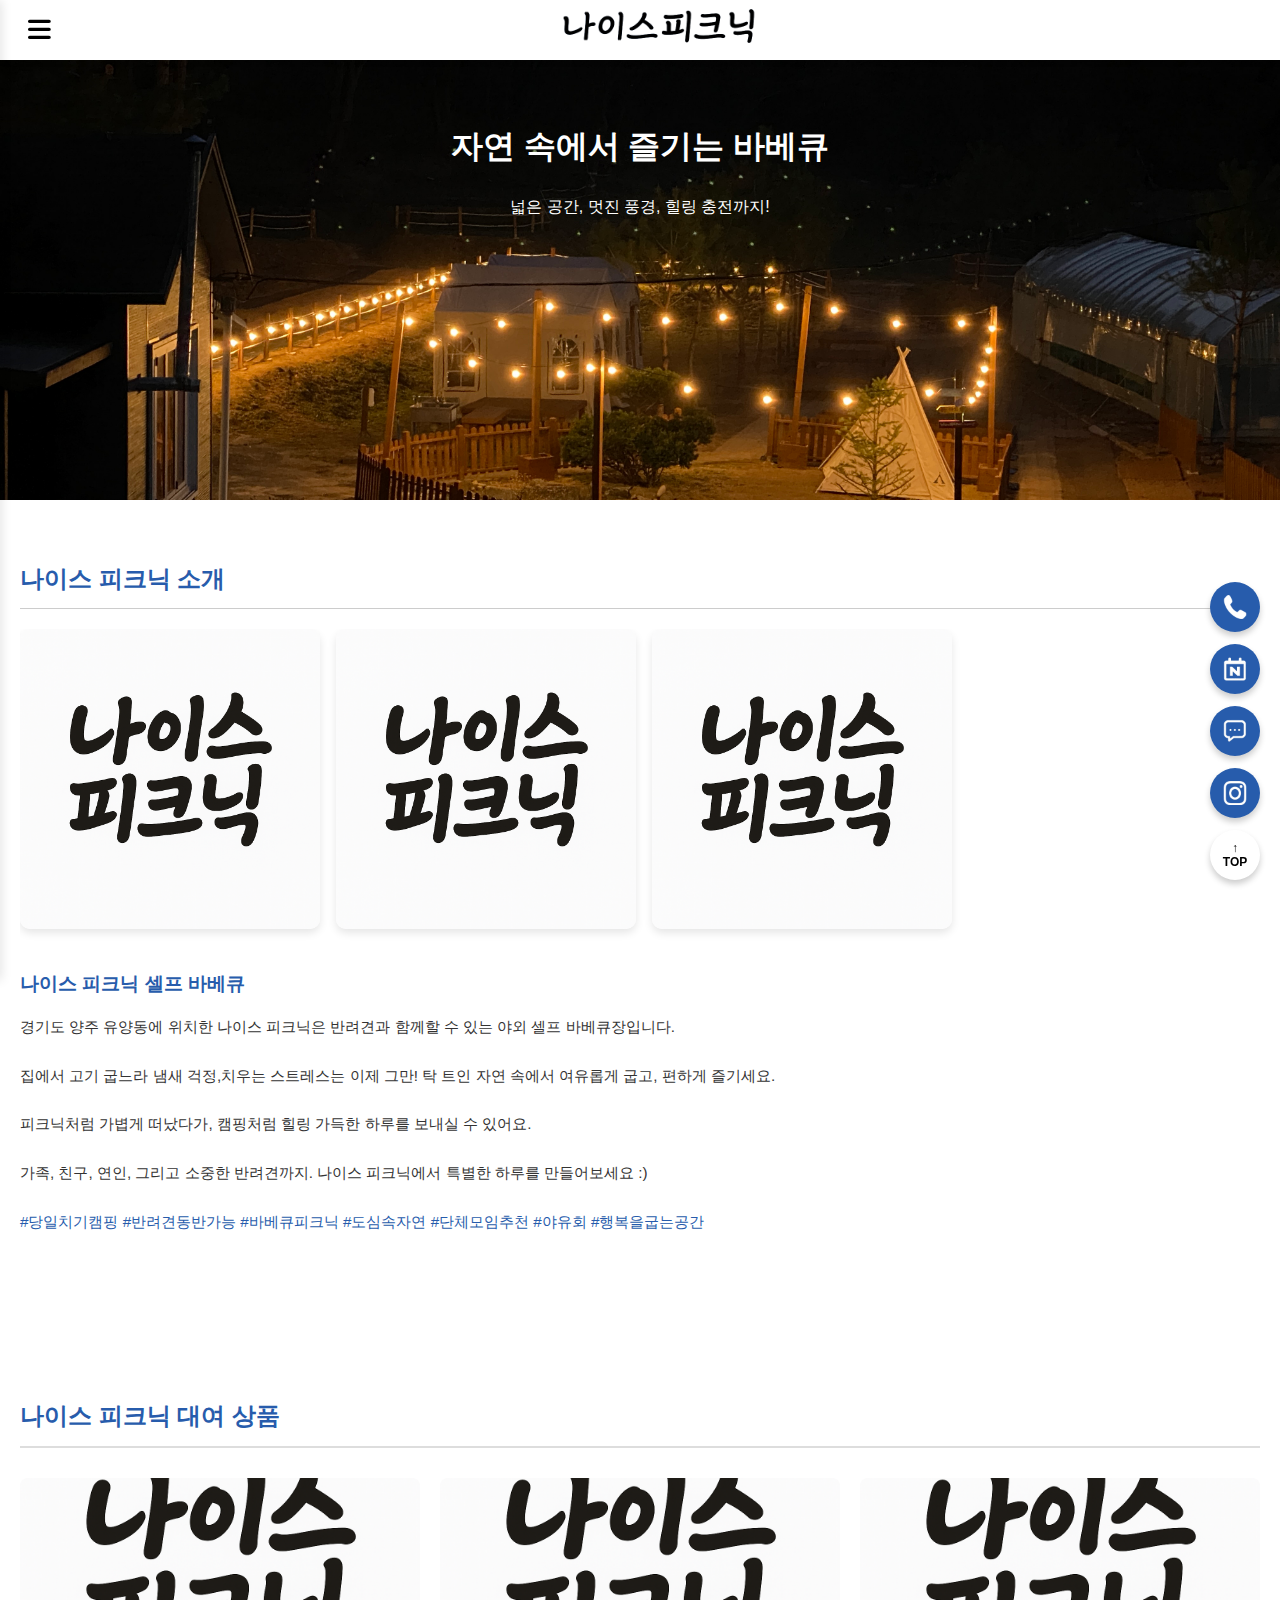
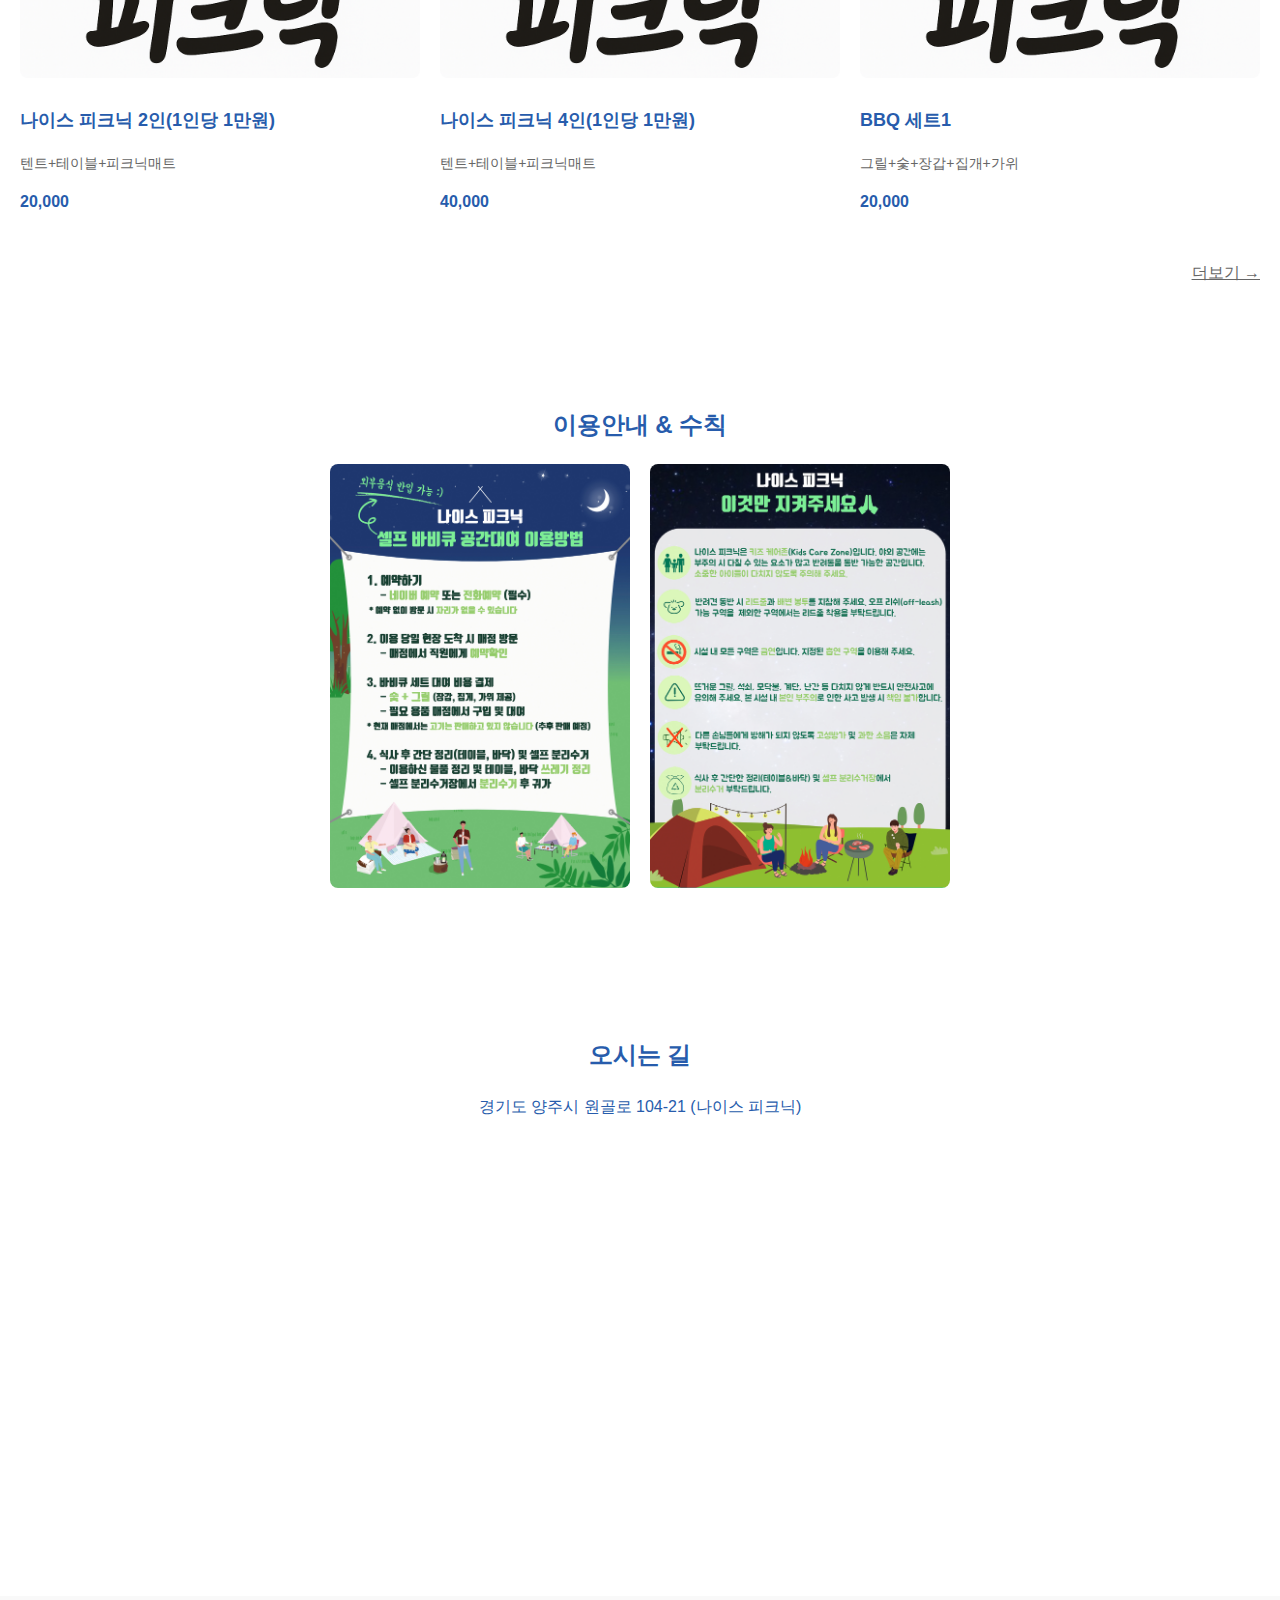
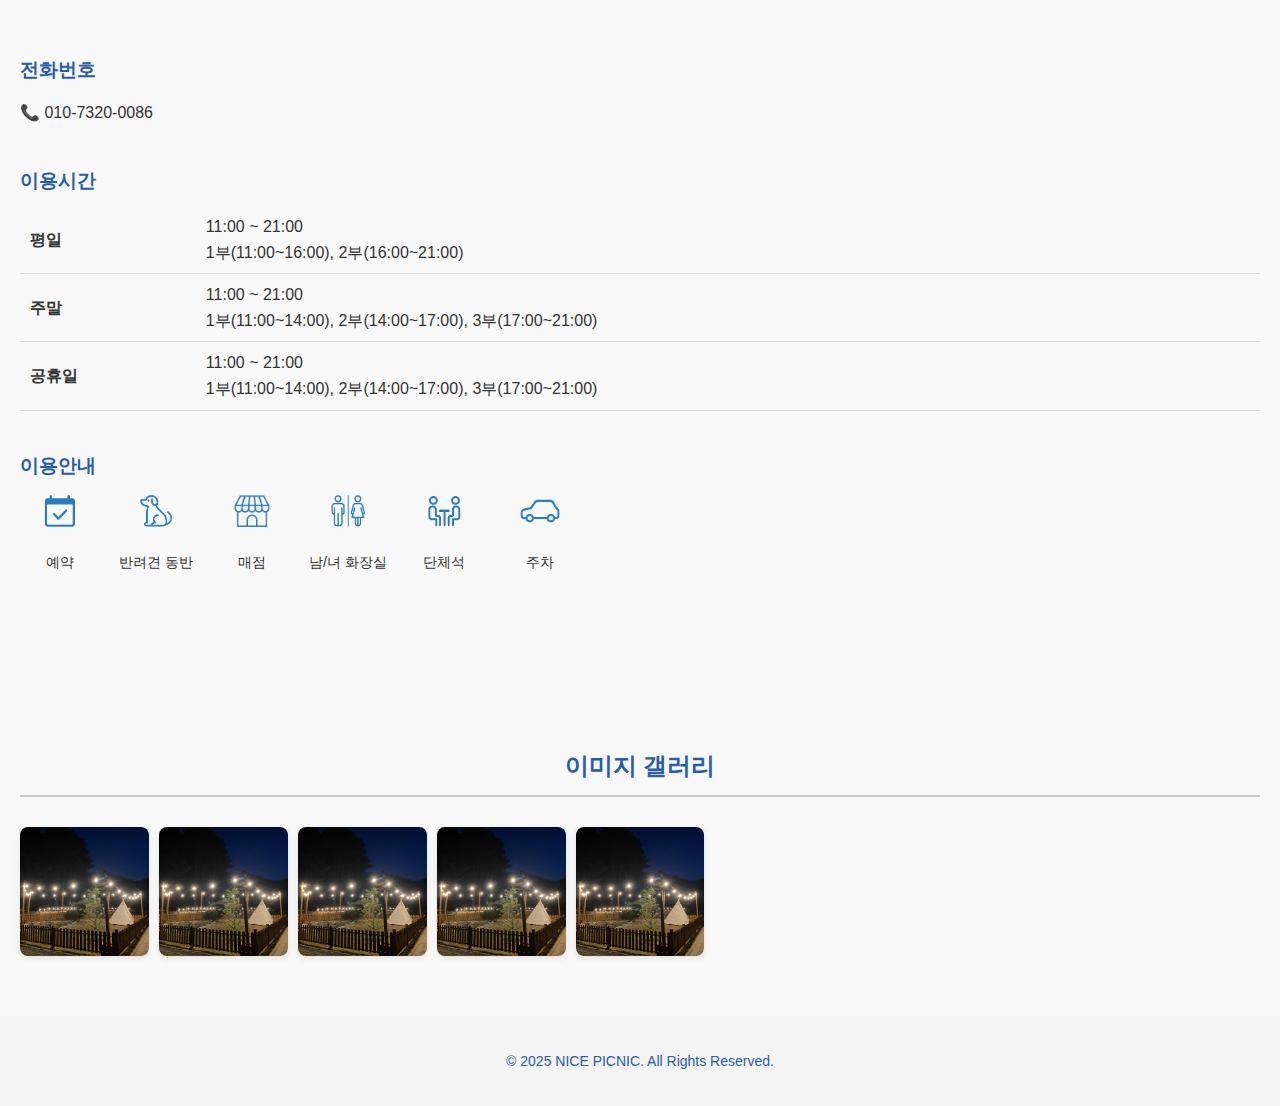
<file: index.html>
<!DOCTYPE html>
<html lang="ko">
<head>
  <meta charset="UTF-8">
  <meta name="viewport" content="width=device-width, initial-scale=1.0, maximum-scale=1.0, minimum-scale=1.0, user-scalable=no">
  <title>나이스 피크닉</title>
  <link rel="stylesheet" href="css/style.css">
  <link rel="stylesheet" href="css/item.css">
  <script type="text/javascript" src="https://oapi.map.naver.com/openapi/v3/maps.js?ncpKeyId=gxhiizwzqn"></script>
  <!-- head에 추가 -->
  <link rel="stylesheet" href="https://cdnjs.cloudflare.com/ajax/libs/font-awesome/6.5.0/css/all.min.css">
  <!--favicon-->
<link rel="apple-touch-icon" sizes="57x57" href="/favicon/apple-icon-57x57.png">
<link rel="apple-touch-icon" sizes="60x60" href="/favicon/apple-icon-60x60.png">
<link rel="apple-touch-icon" sizes="72x72" href="/favicon/apple-icon-72x72.png">
<link rel="apple-touch-icon" sizes="76x76" href="/favicon/apple-icon-76x76.png">
<link rel="apple-touch-icon" sizes="114x114" href="/favicon/apple-icon-114x114.png">
<link rel="apple-touch-icon" sizes="120x120" href="/favicon/apple-icon-120x120.png">
<link rel="apple-touch-icon" sizes="144x144" href="/favicon/apple-icon-144x144.png">
<link rel="apple-touch-icon" sizes="152x152" href="/favicon/apple-icon-152x152.png">
<link rel="apple-touch-icon" sizes="180x180" href="/favicon/apple-icon-180x180.png">
<link rel="icon" type="image/png" sizes="192x192"  href="/favicon/android-icon-192x192.png">
<link rel="icon" type="image/png" sizes="32x32" href="/favicon/favicon-32x32.png">
<link rel="icon" type="image/png" sizes="96x96" href="/favicon/favicon-96x96.png">
<link rel="icon" type="image/png" sizes="16x16" href="/favicon/favicon-16x16.png">
<link rel="manifest" href="/favicon/manifest.json">
<meta name="msapplication-TileColor" content="#ffffff">
<meta name="msapplication-TileImage" content="/favicon/ms-icon-144x144.png">
<meta name="theme-color" content="#ffffff">
</head>
<body>

<header class="header">
<!-- 햄버거 버튼 -->
<button class="menu-toggle" id="menuToggle">
  <i class="fas fa-bars"></i>
</button>
  
  <div class="logo">
    <a href="#"><img src="images/logo.png" alt="로고"></a>
  </div>
  
  <nav class="nav" id="navMenu">
   <!-- 닫기 버튼 -->
  <button class="close-btn" id="closeMenu">
    <i class="fas fa-times"></i>
  </button>
    <a href="./item.html">대여상품</a>
   <!-- <a href="#works">이용안내</a>
    <a href="#shop">오시는 길</a> -->
  </nav>
</header>

  
  <!-- 배너 -->
  <section class="banner">
    <h1>자연 속에서 즐기는 바베큐</h1>
    <p>넓은 공간, 멋진 풍경, 힐링 충전까지!</p>
  </section>

  <!-- 구 소개 
  <section class="intro" id="intro">
    <h2>나이스 피크닉 소개</h2>
    <p>반려견과 함께 즐길 수 있는 당일치기 캠핑 & 피크닉</p>
  </section>
-->
  
  <section class="intro-gallery-block" id="intro">
  <h2>나이스 피크닉 소개</h2>
  <div class="image-scroll">
    <div class="image-track">
      <img src="images/dummy.jpg" alt="나이스 피크닉 외관" />
      <img src="images/dummy.jpg" alt="나이스 피크닉 외관" />
      <img src="images/dummy.jpg" alt="한나이스 피크닉 외관" />
      <!-- 필요하면 이미지 더 추가 가능 -->
    </div>
  </div>

  <div class="intro-text">
    <h3>나이스 피크닉 셀프 바베큐</h3>
    <p>
      경기도 양주 유양동에 위치한 나이스 피크닉은 반려견과 함께할 수 있는 야외 셀프 바베큐장입니다.<br><br>
      집에서 고기 굽느라 냄새 걱정,치우는 스트레스는 이제 그만! 탁 트인 자연 속에서 여유롭게 굽고, 편하게 즐기세요.<br><br>
      피크닉처럼 가볍게 떠났다가, 캠핑처럼 힐링 가득한 하루를 보내실 수 있어요.<br><br>
      가족, 친구, 연인, 그리고 소중한 반려견까지. 나이스 피크닉에서 특별한 하루를 만들어보세요 :)
      <br><br>
      <span class="hashtag-text">#당일치기캠핑 #반려견동반가능 #바베큐피크닉 #도심속자연 #단체모임추천 #야유회 #행복을굽는공간</span>
    </p>
  </div>
</section>

  <!-- 대여 아이템 -->
  <section id="item" class="item-section">
  <h2 class="section-title">나이스 피크닉 대여 상품</h2>

  <div class="item-grid">
    <!-- Item 1 -->
    <div class="item-card">
      <img src="images/dummy.jpg" alt="나이스피크닉2인" class="item-image">
      <div class="item-info">
        <h3 class="item-title">나이스 피크닉 2인(1인당 1만원)</h3>
        <p class="item-desc">텐트+테이블+피크닉매트</p>
        <p class="item-price">20,000</p>
      </div>
    </div>

    <!-- Item 2 -->
    <div class="item-card">
      <img src="images/dummy.jpg" alt="나이스피크닉4인" class="item-image">
      <div class="item-info">
        <h3 class="item-title">나이스 피크닉 4인(1인당 1만원)</h3>
        <p class="item-desc">텐트+테이블+피크닉매트</p>
        <p class="item-price">40,000</p>
      </div>
    </div>

    <!-- Item 3 -->
    <div class="item-card">
      <img src="images/dummy.jpg" alt="BBQ세트1" class="item-image">
      <div class="item-info">
        <h3 class="item-title">BBQ 세트1</h3>
        <p class="item-desc">그릴+숯+장갑+집개+가위</p>
        <p class="item-price">20,000</p>
      </div>
    </div>
  </div>

  <div class="item-more">
    <a href="item.html">더보기 &rarr;</a>
  </div>
</section>

  
  
  <!-- 이용안내 및 수칙 -->
  <section class="menu" id="menu">
    <h2>이용안내 & 수칙</h2>
    <div class="menu-list">
      <div class="menu-item">
        <img src="images/how_to_use_web.jpg" alt="이용방법" class="menu-image">
      </div>
      <div class="menu-item">
        <img src="images/etiquette_web.jpg" alt="이용수칙" class="menu-image">
      </div>
    </div>

   <!-- 이용안내 및 수칙 모달 (HTML) -->
<div id="menuModal" class="modal menu-modal">
  <span class="close menu-close">&times;</span>
  <img class="modal-content menu-modal-content" id="menuModalImg">
</div>
  </section>

  
  <!-- 위치 -->
  <section class="location" id="location">
    <h2>오시는 길</h2>
    <p>경기도 양주시 원골로 104-21 (나이스 피크닉)</p>
    <!-- 지도는 이미지로 대체하거나 구글 지도 iframe 삽입 가능 -->
    <div id="map" style="width:100%;height:400px;"></div>
    <script>
      var mapOptions = {center: new naver.maps.LatLng(37.781656, 127.024580),
                        zoom: 15,
                        minZoom: 10,
                        zoomControl: true, //줌 컨트롤의 표시 여부
zoomControlOptions: { //줌 컨트롤의 옵션
            position: naver.maps.Position.TOP_RIGHT
},
 scrollWheel: false
};
      var map = new naver.maps.Map('map', mapOptions);
      var marker = new naver.maps.Marker({  position: new naver.maps.LatLng(37.781656, 127.024580), map: map});
  
    </script>
  </section>
  <!--위치 끝-->

    <!--이용안내 -->
  <section class="location-info">
  <div class="info-box">
    <h3>전화번호</h3>
    <p onclick="document.location.href='tel:01073200086'">📞 010-7320-0086</p>
  </div>

  <div class="info-box">
    <h3>이용시간</h3>
    <table class="time-table">
      <tr>
        <td><strong>평일</strong></td>
        <td>11:00 ~ 21:00<br>1부(11:00~16:00), 2부(16:00~21:00)</td>
      </tr>
      <tr>
        <td><strong>주말</strong></td>
        <td>11:00 ~ 21:00<br>1부(11:00~14:00), 2부(14:00~17:00), 3부(17:00~21:00)</td>
      </tr>
      <tr>
        <td><strong>공휴일</strong></td>
        <td>11:00 ~ 21:00<br>1부(11:00~14:00), 2부(14:00~17:00), 3부(17:00~21:00)</td>
      </tr>
    </table>
  </div>

  <div class="info-box">
    <h3>이용안내</h3>
    <div class="features">
      <div class="feature">
        <img src="images/icons/reserve.png" alt="예약"><p>예약</p>
      </div>
         <div class="feature">
        <img src="images/icons/pet.png" alt="애완동물"><p>반려견 동반</p>
      </div>
      <div class="feature">
        <img src="images/icons/store.png" alt="매점"><p>매점</p>
      </div>
      <div class="feature">
        <img src="images/icons/toilet.png" alt="화장실"><p>남/녀 화장실</p>
      </div>
      <div class="feature">
        <img src="images/icons/group.png" alt="단체석"><p>단체석</p>
      </div>
      <div class="feature">
        <img src="images/icons/parking.png" alt="주차"><p>주차</p>
      </div>
     <!-- <div class="feature">
        <img src="images/icons/wifi.png" alt="무선인터넷"><p>무선 인터넷</p>
      </div> -->
    </div>
  </div>
</section>
<!--이용안내 끝-->
  
  <!-- 이미지 갤러리 -->
  <section class="photo-gallery" id="gallery">
  <h2>이미지 갤러리</h2>
  <div class="grid-gallery">
    <img src="images/intro.jpg" alt="갤러리 이미지" class="media-item">
    <img src="images/intro.jpg" alt="갤러리 이미지" class="media-item">
    <img src="images/intro.jpg" alt="갤러리 이미지" class="media-item">
    <img src="images/intro.jpg" alt="갤러리 이미지" class="media-item">
    <img src="images/intro.jpg" alt="갤러리 이미지" class="media-item">
    <!-- 원하는 만큼 이미지 추가 -->
  </div>

  <!-- 클릭 시 확대용 모달 -->
  <div id="galleryModal" class="modal">
  <span class="close gallery-close">&times;</span>
  <img class="modal-content" id="galleryModalImg">
</div>
  
</section>
 <!-- 이미지 갤러리 끝-->

  <!-- 플로팅 버튼 -->
<div class="floating-buttons">
  <button class="float-btn" onclick="document.location.href='tel:01073200086'">
    <img src="images/icons/ic_phone.png" alt="전화">
  </button>
  <button class="float-btn" onclick="goToNaver()">
    <img src="images/icons/ic_reserve.png" alt="예약">
  </button>
   <button class="float-btn" onclick="openChat()">
    <img src="images/icons/ic_chat.png" alt="문의">
  </button>
  <button class="float-btn" onclick="goToSNS()">
    <img src="images/icons/ic_sns.png" alt="SNS">
  </button>
  <button class="top-btn">↑<br>TOP</button>
</div>
  <script>
function goToNaver() {
  window.open('https://www.naver.com', '_blank');
}

function openChat() {
  alert('채팅 창이 열립니다 (더미 액션)');
}

function goToSNS() {
  window.open('https://www.instagram.com/nicepicnic_official', '_blank');
}

  document.querySelector('.top-btn').addEventListener('click', () => {
    window.scrollTo({ top: 0, behavior: 'smooth' });
  });
</script>
   <!-- 플로팅 버튼 끝-->
  <!-- 푸터 -->
  <footer class="footer">
    <p>© 2025 NICE PICNIC. All Rights Reserved.</p>
  </footer>
<!-- 푸터끝 -->
 <script>
const menuModal = document.getElementById("menuModal");
const menuModalImg = document.getElementById("menuModalImg");
const menuCloseBtn = document.querySelector(".menu-close");

document.querySelectorAll(".menu-image").forEach(img => {
  img.addEventListener("click", () => {
    menuModal.style.display = "block";
    menuModalImg.src = img.src;
  });
});

menuCloseBtn.onclick = () => {
  menuModal.style.display = "none";
};

window.addEventListener("click", (e) => {
  if (e.target === menuModal) {
    menuModal.style.display = "none";
  }
});
</script>
  <!--이미지 갤러리 모달-->
    <script>
  const galleryModal = document.getElementById("galleryModal");
const galleryModalImg = document.getElementById("galleryModalImg");
const galleryCloseBtn = document.querySelector(".gallery-close");

document.querySelectorAll('.media-item').forEach(item => {
  item.addEventListener('click', () => {
    galleryModal.style.display = "block";
    galleryModalImg.src = item.src;
  });
});

galleryCloseBtn.onclick = function () {
  galleryModal.style.display = "none";
};

window.addEventListener("click", function (event) {
  if (event.target === galleryModal) {
    galleryModal.style.display = "none";
  }
});
</script>
 <!-- 메뉴 토글-->
      <script>
  const menuToggle = document.getElementById('menuToggle');
  const navMenu = document.getElementById('navMenu');
  const closeMenu = document.getElementById('closeMenu');

  menuToggle.addEventListener('click', () => {
    navMenu.classList.add('open');
  });

  closeMenu.addEventListener('click', () => {
    navMenu.classList.remove('open');
  });

  // 바깥 클릭 시 닫기 (선택 사항)
  window.addEventListener('click', (e) => {
    if (navMenu.classList.contains('open') && !navMenu.contains(e.target) && e.target !== menuToggle) {
      navMenu.classList.remove('open');
    }
  });
</script>
<!-- 메뉴 토글 끝-->
</body>
</html>
</file>
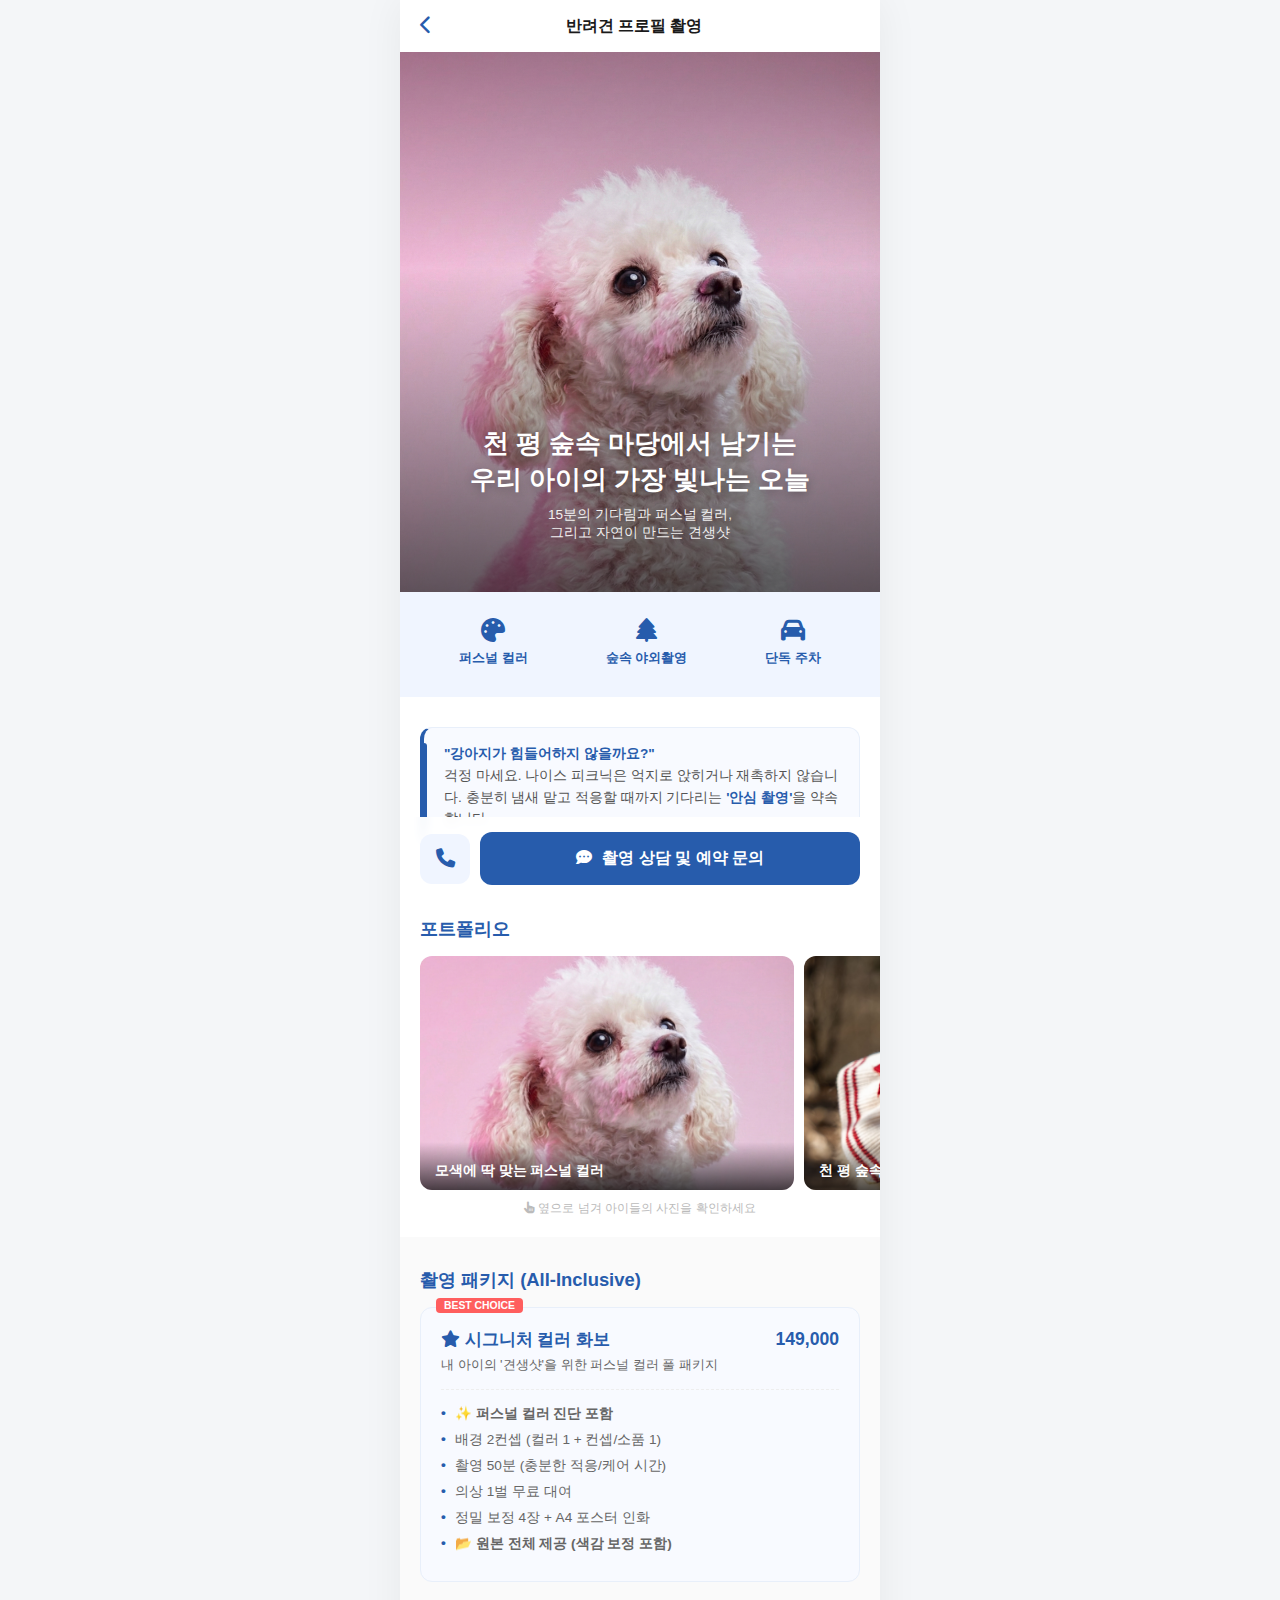
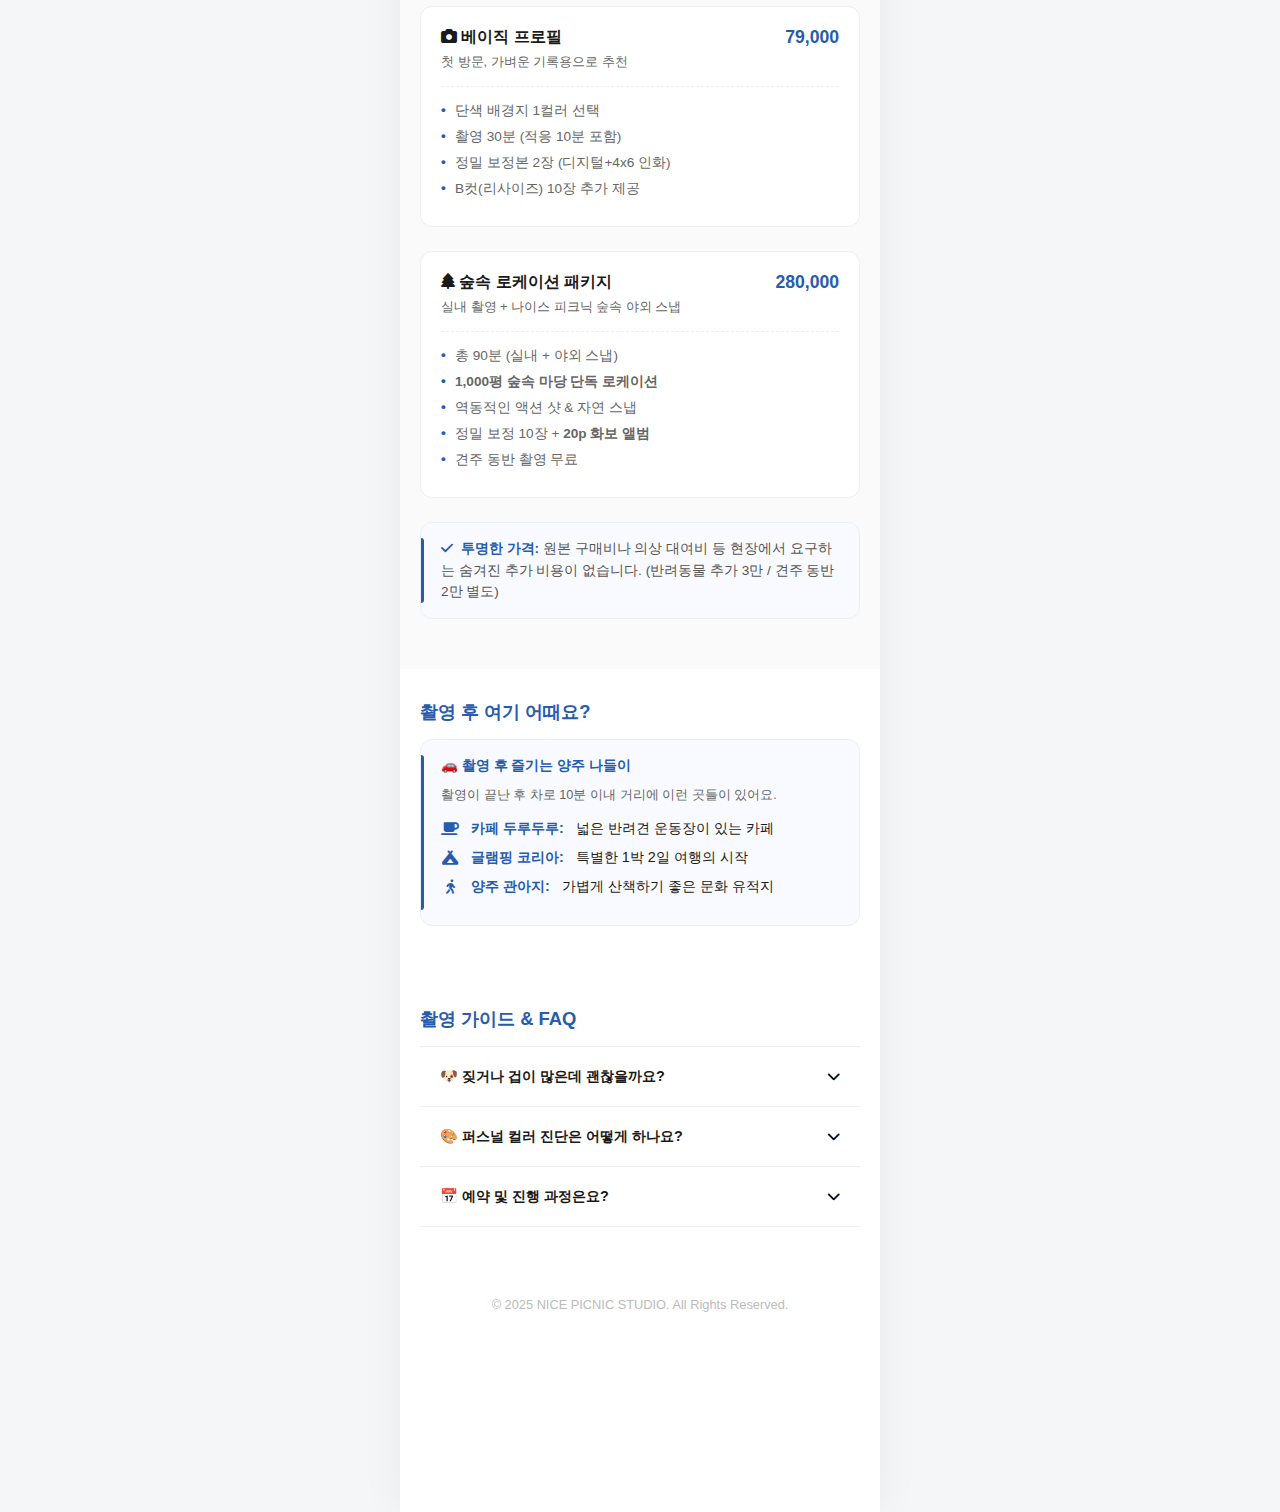
<file: dog-profile02.html>
<!DOCTYPE html>
<html lang="ko">
<head>
  <meta charset="UTF-8">
  <meta name="viewport" content="width=device-width, initial-scale=1.0, maximum-scale=1.0, user-scalable=no">
  <title>반려견 프로필 촬영 - 나이스 피크닉</title>
  
  <script async src="https://www.googletagmanager.com/gtag/js?id=G-CBHR5FWN6Q"></script>
  <script src="js/analytics.js"></script>
  <link rel="stylesheet" href="css/common.css">
  <link rel="stylesheet" href="css/profile.css"> 
  <link rel="stylesheet" href="https://cdnjs.cloudflare.com/ajax/libs/font-awesome/6.5.0/css/all.min.css">
  <link rel="icon" type="image/png" href="/favicon/favicon-32x32.png">
  <script src="https://developers.kakao.com/sdk/js/kakao.min.js"></script>
</head>
<body>

<div class="main-container">
  <header class="page-header">
    <a href="index.html" class="back-btn"><i class="fas fa-chevron-left"></i></a>
    <h1 class="page-title">반려견 프로필 촬영</h1>
    <div class="header-spacer"></div>
  </header>

  <main class="content-wrapper">
    <section class="hero-section">
      <div class="hero-overlay">
        <h2>천 평 숲속 마당에서 남기는<br>우리 아이의 가장 빛나는 오늘</h2>
        <p>15분의 기다림과 퍼스널 컬러,<br>그리고 자연이 만드는 견생샷</p>
      </div>
    </section>

    <section class="section-padding bg-light-blue">
      <div class="point-grid">
        <div class="point-item"><i class="fas fa-palette"></i><span>퍼스널 컬러</span></div>
        <div class="point-item"><i class="fas fa-tree"></i><span>숲속 야외촬영</span></div>
        <div class="point-item"><i class="fas fa-car"></i><span>단독 주차</span></div>
      </div>
    </section>

    <section class="section-padding">
      <div class="notice-card" style="border-left: 4px solid var(--brand-blue);">
        <p>
            <strong>"강아지가 힘들어하지 않을까요?"</strong><br>
            걱정 마세요. 나이스 피크닉은 억지로 앉히거나 재촉하지 않습니다. 충분히 냄새 맡고 적응할 때까지 기다리는 <strong>'안심 촬영'</strong>을 약속합니다.
        </p>
      </div>
    </section>

    <section class="facility-section">
      <h3 class="section-title" style="padding: 0 20px;">포트폴리오</h3>
      <div class="swiper-container">
        <div class="swiper-wrapper">
          <div class="swiper-slide">
            <img src="images/profile/img_portfolio_01.jpg" alt="퍼스널 컬러 프로필">
            <div class="slide-caption">모색에 딱 맞는 퍼스널 컬러</div>
          </div>
          <div class="swiper-slide">
            <img src="images/profile/img_portfolio_02.jpg" alt="야외 스냅">
            <div class="slide-caption">천 평 숲속 마당 자연광 스냅</div>
          </div>
          <div class="swiper-slide"> 
            <img src="images/profile/img_portfolio_03.jpg" alt="자연스러운 모습">
            <div class="slide-caption">억지 연출 없는 자연스러운 표정</div>
          </div>
        </div>
        <p class="swipe-hint"><i class="fas fa-hand-pointer"></i> 옆으로 넘겨 아이들의 사진을 확인하세요</p>
      </div>
    </section>

    <section class="section-padding bg-soft">
      <h3 class="section-title">촬영 패키지 (All-Inclusive)</h3>
      
      <div class="info-card highlight">
        <span class="badge-best">BEST CHOICE</span>
        <div class="card-header">
          <span class="item-name" style="color:#275cac; font-size:1.05rem;"><i class="fas fa-star"></i> 시그니처 컬러 화보</span>
          <span class="item-price">149,000</span>
        </div>
        <p class="item-desc">내 아이의 '견생샷'을 위한 퍼스널 컬러 풀 패키지</p>
        <div class="detail-list-box">
           <ul>
             <li><strong>✨ 퍼스널 컬러 진단 포함</strong></li>
             <li>배경 2컨셉 (컬러 1 + 컨셉/소품 1)</li>
             <li>촬영 50분 (충분한 적응/케어 시간)</li>
             <li>의상 1벌 무료 대여</li>
             <li>정밀 보정 4장 + A4 포스터 인화</li>
             <li><strong>📂 원본 전체 제공 (색감 보정 포함)</strong></li>
           </ul>
        </div>
      </div>

      <div class="info-card">
        <div class="card-header">
          <span class="item-name"><i class="fas fa-camera"></i> 베이직 프로필</span>
          <span class="item-price">79,000</span>
        </div>
        <p class="item-desc">첫 방문, 가벼운 기록용으로 추천</p>
        <div class="detail-list-box">
           <ul>
             <li>단색 배경지 1컬러 선택</li>
             <li>촬영 30분 (적응 10분 포함)</li>
             <li>정밀 보정본 2장 (디지털+4x6 인화)</li>
             <li>B컷(리사이즈) 10장 추가 제공</li>
           </ul>
        </div>
      </div>

      <div class="info-card">
        <div class="card-header">
          <span class="item-name"><i class="fas fa-tree"></i> 숲속 로케이션 패키지</span>
          <span class="item-price">280,000</span>
        </div>
        <p class="item-desc">실내 촬영 + 나이스 피크닉 숲속 야외 스냅</p>
        <div class="detail-list-box">
           <ul>
             <li>총 90분 (실내 + 야외 스냅)</li>
             <li><strong>1,000평 숲속 마당 단독 로케이션</strong></li>
             <li>역동적인 액션 샷 & 자연 스냅</li>
             <li>정밀 보정 10장 + <strong>20p 화보 앨범</strong></li>
             <li>견주 동반 촬영 무료</li>
           </ul>
        </div>
      </div>

      <div class="notice-card" style="margin-top: 15px;">
        <p>
          <i class="fas fa-check" style="color: var(--brand-blue); margin-right: 4px;"></i>
          <strong>투명한 가격:</strong> 원본 구매비나 의상 대여비 등 현장에서 요구하는 숨겨진 추가 비용이 없습니다. (반려동물 추가 3만 / 견주 동반 2만 별도)
        </p>
      </div>
    </section>

    <section class="section-padding">
        <h3 class="section-title">촬영 후 여기 어때요?</h3>
        <div class="notice-card">
            <p style="margin-bottom: 8px;"><strong>🚗 촬영 후 즐기는 양주 나들이</strong></p>
            <p style="font-size: 0.8rem; color: #666; margin-bottom: 12px;">촬영이 끝난 후 차로 10분 이내 거리에 이런 곳들이 있어요.</p>
            <ul class="icon-list" style="margin:0;">
                <li style="margin-bottom: 6px;"><i class="fas fa-coffee"></i> <strong>카페 두루두루:</strong> 넓은 반려견 운동장이 있는 카페</li>
                <li style="margin-bottom: 6px;"><i class="fas fa-campground"></i> <strong>글램핑 코리아:</strong> 특별한 1박 2일 여행의 시작</li>
                <li><i class="fas fa-walking"></i> <strong>양주 관아지:</strong> 가볍게 산책하기 좋은 문화 유적지</li>
            </ul>
        </div>
    </section>

    <section class="section-padding">
      <h3 class="section-title">촬영 가이드 & FAQ</h3>
      <div class="accordion">
        <div class="accordion-item">
          <button class="accordion-header">
            <span>🐶 짖거나 겁이 많은데 괜찮을까요?</span>
            <i class="fas fa-chevron-down"></i>
          </button>
          <div class="accordion-content">
            네, 환영합니다! 저희는 예약제로 운영되어 다른 강아지와 마주칠 일이 없습니다. 또한 '무소음 셔터'와 '지속광'을 사용하여 소리와 빛에 예민한 아이들도 편안하게 촬영할 수 있습니다.
          </div>
        </div>
        <div class="accordion-item">
          <button class="accordion-header">
            <span>🎨 퍼스널 컬러 진단은 어떻게 하나요?</span>
            <i class="fas fa-chevron-down"></i>
          </button>
          <div class="accordion-content">
            촬영 전, 전문 드레이프(천)를 아이에게 대보며 모색과 눈동자 색에 가장 잘 어울리는 '인생 배경색'을 찾아드립니다. 톤그로 없는 완벽한 사진을 남겨보세요.
          </div>
        </div>
        <div class="accordion-item">
          <button class="accordion-header">
            <span>📅 예약 및 진행 과정은요?</span>
            <i class="fas fa-chevron-down"></i>
          </button>
          <div class="accordion-content">
            하단 '카카오톡 상담'으로 문의주시면 날짜를 조율합니다. 예약금 입금 후 확정되며, 촬영 당일에는 웰컴 키트 제공 및 적응 시간을 가진 후 촬영이 시작됩니다.
          </div>
        </div>
      </div>
    </section>

    <footer class="footer" style="padding-bottom: 100px;">
      <p>© 2025 NICE PICNIC STUDIO. All Rights Reserved.</p>
    </footer>
  </main>

  <div class="floating-cta">
    <div class="cta-flex">
      <a href="tel:010-7320-0086" class="icon-btn" onclick="trackCall('profile');"><i class="fas fa-phone"></i></a>
      <a href="javascript:openChat();" class="btn-primary flex-grow" onclick="trackReservation('profile_kakao');">
        <i class="fas fa-comment-dots" style="margin-right: 6px;"></i> 촬영 상담 및 예약 문의
      </a>
    </div>
  </div>
</div>

<script>
  // 아코디언 동작 스크립트
  document.querySelectorAll('.accordion-header').forEach(header => {
    header.addEventListener('click', () => {
      const item = header.parentElement;
      item.classList.toggle('active');
    });
  });

  // 카카오 상담 함수
  function openChat() {
      // 본인 카카오톡 채널 URL 입력 필요
      window.open('http://pf.kakao.com/_xxxx', '_blank'); 
  }
</script>

</body>
</html>
</file>
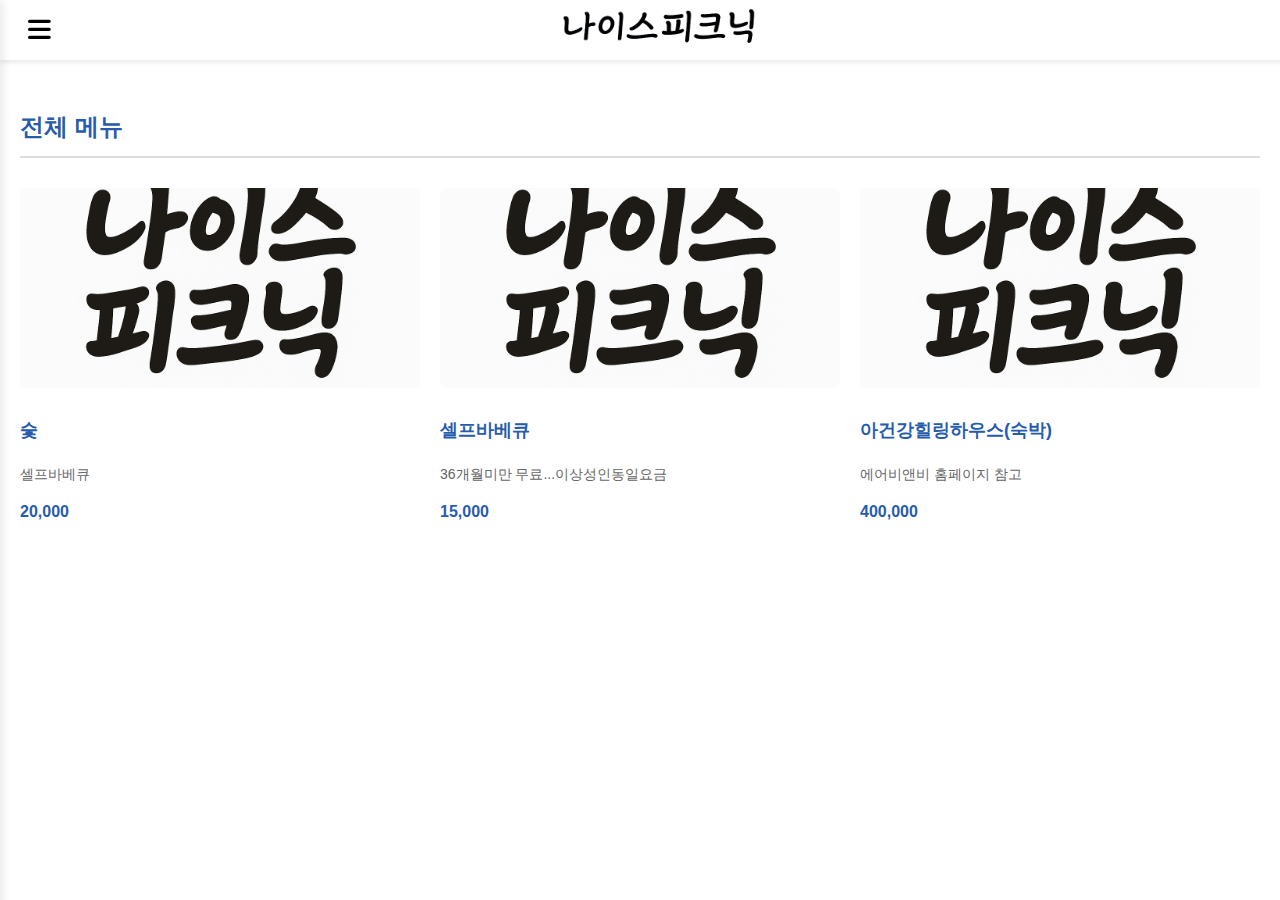
<file: item.html>
<!DOCTYPE html>
<html lang="ko">
<head>
  <meta charset="UTF-8" />
  <meta name="viewport" content="width=device-width, initial-scale=1.0" />
  <title>전체 메뉴</title>
  <link rel="stylesheet" href="css/style.css">
  <link rel="stylesheet" href="css/item.css">
  <link rel="stylesheet" href="https://cdnjs.cloudflare.com/ajax/libs/font-awesome/6.5.0/css/all.min.css">
</head>
<body>
  <header class="header">
<!-- 햄버거 버튼 -->
<button class="menu-toggle" id="menuToggle">
  <i class="fas fa-bars"></i>
</button>
  
  <div class="logo">
    <a href="./index.html"><img src="images/logo.png" alt="로고"></a>
  </div>
  
  <nav class="nav" id="navMenu">
   <!-- 닫기 버튼 -->
  <button class="close-btn" id="closeMenu">
    <i class="fas fa-times"></i>
  </button>
     <a href="./item.html">대여상품</a>
   <!-- <a href="#works">이용안내</a>
    <a href="#shop">오시는 길</a> -->
  </nav>
</header>
  <section id="item" class="item-section">
    <h2 class="section-title">전체 메뉴</h2>

    <div class="item-grid">
      <!-- 같은 카드들 반복 -->
      <div class="item-card">
        <img src="images/dummy.jpg" alt="숯" class="item-image" />
        <div class="item-info">
          <h3 class="item-title">숯</h3>
          <p class="item-desc">셀프바베큐</p>
          <p class="item-price">20,000</p>
        </div>
      </div>

      <div class="item-card">
        <img src="images/dummy.jpg" alt="바베큐" class="item-image" />
        <div class="item-info">
          <h3 class="item-title">셀프바베큐</h3>
          <p class="item-desc">36개월미만 무료...이상성인동일요금</p>
          <p class="item-price">15,000</p>
        </div>
      </div>

      <div class="item-card">
        <img src="images/dummy.jpg" alt="숙박" class="item-image" />
        <div class="item-info">
          <h3 class="item-title">아건강힐링하우스(숙박)</h3>
          <p class="item-desc">에어비앤비 홈페이지 참고</p>
          <p class="item-price">400,000</p>
        </div>
      </div>

      <!-- 필요하면 추가 카드들 계속 넣을 수 있음 -->
    </div>
  </section>

   <!-- 메뉴 토글-->
      <script>
  const menuToggle = document.getElementById('menuToggle');
  const navMenu = document.getElementById('navMenu');
  const closeMenu = document.getElementById('closeMenu');

  menuToggle.addEventListener('click', () => {
    navMenu.classList.add('open');
  });

  closeMenu.addEventListener('click', () => {
    navMenu.classList.remove('open');
  });

  // 바깥 클릭 시 닫기 (선택 사항)
  window.addEventListener('click', (e) => {
    if (navMenu.classList.contains('open') && !navMenu.contains(e.target) && e.target !== menuToggle) {
      navMenu.classList.remove('open');
    }
  });
</script>
<!-- 메뉴 토글 끝-->
</body>
</html>
</file>
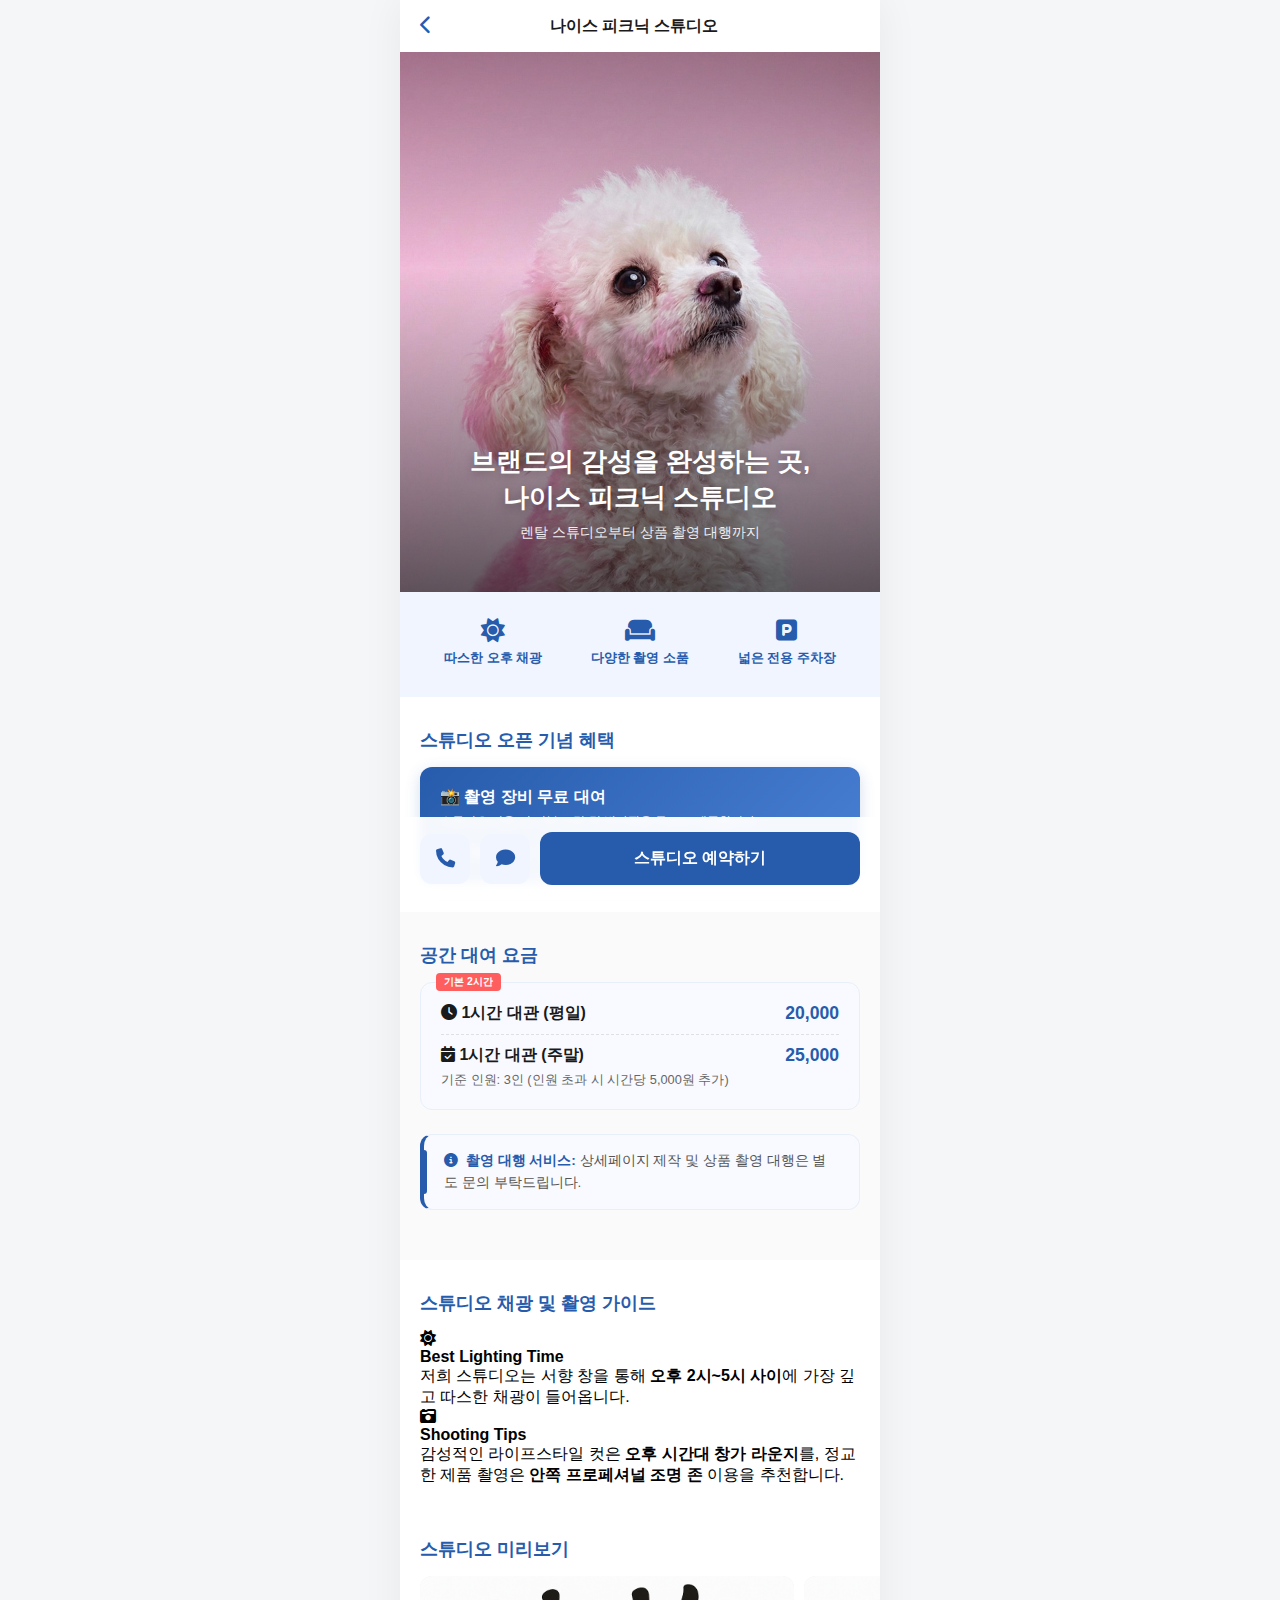
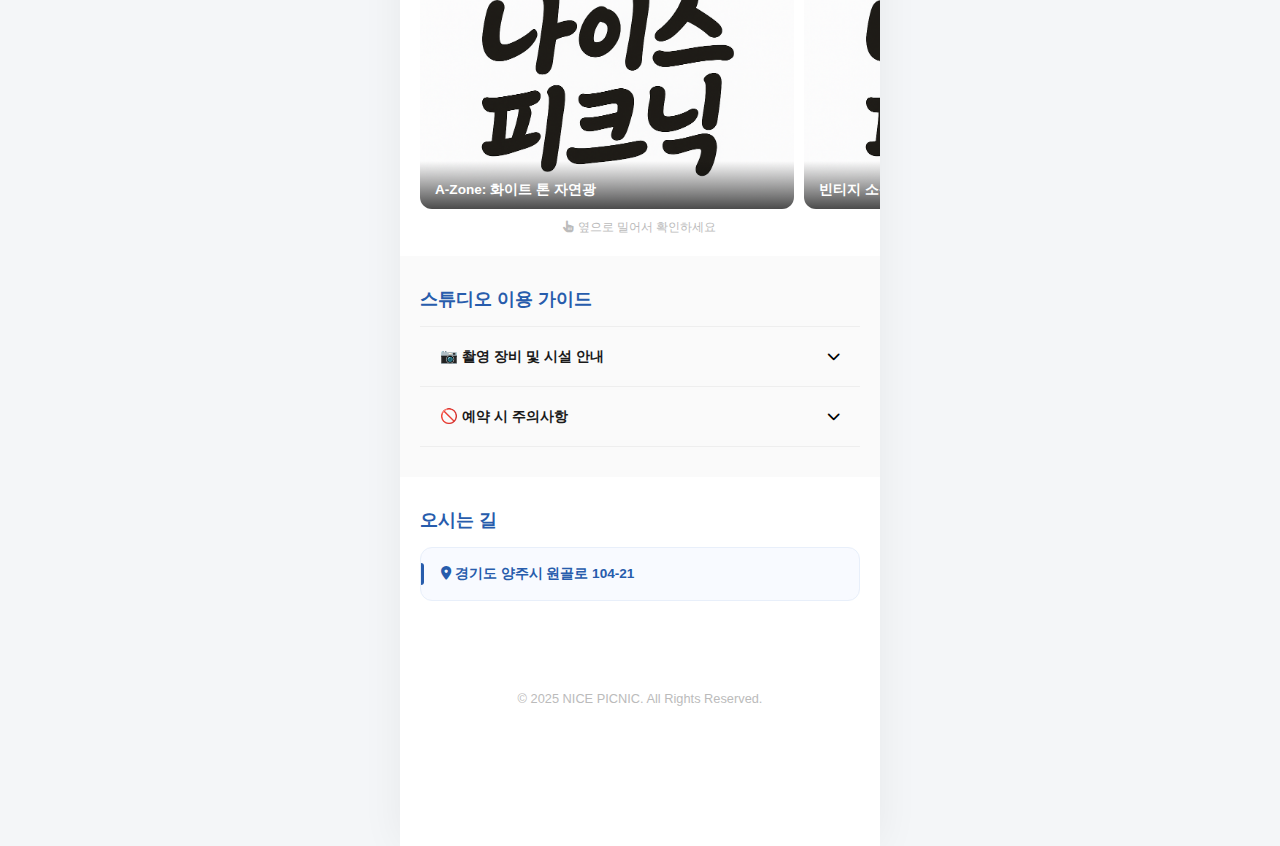
<file: rental-studio.html>
<!DOCTYPE html>
<html lang="ko">
<head>
  <meta charset="UTF-8">
  <meta name="viewport" content="width=device-width, initial-scale=1.0, maximum-scale=1.0, user-scalable=no">
  <title>실내 스튜디오 대여 - 나이스 피크닉</title>
  <script async src="https://www.googletagmanager.com/gtag/js?id=G-CBHR5FWN6Q"></script>
  <script src="js/analytics.js"></script>
  <link rel="stylesheet" href="css/common.css">
  <link rel="stylesheet" href="css/studio.css">
  <link rel="stylesheet" href="https://cdnjs.cloudflare.com/ajax/libs/font-awesome/6.5.0/css/all.min.css">
  <link rel="icon" type="image/png" href="/favicon/favicon-32x32.png">
  <script src="https://developers.kakao.com/sdk/js/kakao.min.js"></script>
</head>
<body>

<div class="main-container">
  <header class="page-header">
    <a href="index.html" class="back-btn"><i class="fas fa-chevron-left"></i></a>
    <h1 class="page-title">나이스 피크닉 스튜디오</h1>
    <div class="header-spacer"></div>
  </header>

  <main class="content-wrapper">
    <section class="hero-section">
      <div class="hero-overlay">
        <h2>브랜드의 감성을 완성하는 곳,<br>나이스 피크닉 스튜디오</h2>
        <p>렌탈 스튜디오부터 상품 촬영 대행까지</p>
      </div>
    </section>

   <section class="section-padding bg-light-blue">
  <div class="point-grid">
    <div class="point-item">
      <i class="fas fa-sun"></i>
      <span>따스한 오후 채광</span>
    </div>
    
    <div class="point-item">
      <i class="fas fa-couch"></i>
      <span>다양한 촬영 소품</span>
    </div>
    
    <div class="point-item">
      <i class="fas fa-parking"></i>
      <span>넓은 전용 주차장</span>
    </div>
  </div>
</section>

    <section class="section-padding">
      <h3 class="section-title">스튜디오 오픈 기념 혜택</h3>
      <div class="benefit-card">
        <div class="benefit-text">
          <h4>📸 촬영 장비 무료 대여</h4>
          <p>스튜디오 이용 시 기본 조명 및 반사판을 무료로 제공합니다.</p>
        </div>
        <ul class="benefit-list-horizontal">
          <li><i class="fas fa-check-circle"></i> 지속광 조명</li>
          <li><i class="fas fa-check-circle"></i> 촬영용 소품 전종</li>
        </ul>
      </div>
    </section>

    <section class="section-padding bg-soft">
      <h3 class="section-title">공간 대여 요금</h3>
      
      <div class="info-card highlight">
        <span class="badge-best">기본 2시간</span>
        <div class="card-header">
          <span class="item-name"><i class="fas fa-clock"></i> 1시간 대관 (평일)</span>
          <span class="item-price">20,000</span>
        </div>
        <div class="card-header" style="margin-top: 10px; border-top: 1px dashed rgba(0,0,0,0.1); padding-top: 10px;">
          <span class="item-name"><i class="fas fa-calendar-check"></i> 1시간 대관 (주말)</span>
          <span class="item-price">25,000</span>
        </div>
        <p class="item-desc">기준 인원: 3인 (인원 초과 시 시간당 5,000원 추가)</p>
      </div>

      <div class="notice-card" style="margin-top: 15px; border-left: 4px solid var(--brand-blue);">
        <p>
          <i class="fas fa-info-circle" style="color: var(--brand-blue); margin-right: 4px;"></i>
          <strong>촬영 대행 서비스:</strong> 상세페이지 제작 및 상품 촬영 대행은 별도 문의 부탁드립니다.
        </p>
      </div>
    </section>

<section class="section-padding">
  <h3 class="section-title">스튜디오 채광 및 촬영 가이드</h3>
  <div class="lighting-guide-card">
    <div class="guide-item">
      <div class="guide-icon"><i class="fas fa-sun"></i></div>
      <div class="guide-content">
        <strong>Best Lighting Time</strong>
        <p>저희 스튜디오는 서향 창을 통해 <strong>오후 2시~5시 사이</strong>에 가장 깊고 따스한 채광이 들어옵니다.</p>
      </div>
    </div>
    
    <div class="guide-divider"></div>

    <div class="guide-item">
      <div class="guide-icon"><i class="fas fa-camera-retro"></i></div>
      <div class="guide-content">
        <strong>Shooting Tips</strong>
        <p>감성적인 라이프스타일 컷은 <strong>오후 시간대 창가 라운지</strong>를, 정교한 제품 촬영은 <strong>안쪽 프로페셔널 조명 존</strong> 이용을 추천합니다.</p>
      </div>
    </div>
  </div>
</section>
    
    <section class="facility-section">
      <h3 class="section-title" style="padding: 0 20px;">스튜디오 미리보기</h3>
      <div class="swiper-container">
        <div class="swiper-wrapper">
          <div class="swiper-slide">
            <img src="images/dummy.jpg" alt="메인 룸">
            <div class="slide-caption">A-Zone: 화이트 톤 자연광</div>
          </div>
          <div class="swiper-slide">
            <img src="images/dummy.jpg" alt="소품 존">
            <div class="slide-caption">빈티지 소품 섹션</div>
          </div>
          <div class="swiper-slide"> 
            <img src="images/dummy.jpg" alt="호리존">
            <div class="slide-caption">미니 호리존 및 배경지</div>
          </div>
        </div>
        <p class="swipe-hint"><i class="fas fa-hand-pointer"></i> 옆으로 밀어서 확인하세요</p>
      </div>
    </section>

    <section class="section-padding bg-soft">
      <h3 class="section-title">스튜디오 이용 가이드</h3>
      <div class="accordion">
        <div class="accordion-item">
          <button class="accordion-header">
            <span>📷 촬영 장비 및 시설 안내</span>
            <i class="fas fa-chevron-down"></i>
          </button>
          <div class="accordion-content">
            - 무료 제공: 지속광 조명(2대), 반사판, 전신거울, 행거, 스팀 다리미<br>
            - 유료 렌탈: 카메라 바디 및 렌즈 (사전 예약 필수)<br>
            - 내부 화장실 및 탈의실 완비
          </div>
        </div>
        <div class="accordion-item">
          <button class="accordion-header">
            <span>🚫 예약 시 주의사항</span>
            <i class="fas fa-chevron-down"></i>
          </button>
          <div class="accordion-content">
            - 실내 스튜디오 내에서는 <strong>실외용 신발 착용이 금지</strong>됩니다. (실내용 슬리퍼 제공)<br>
            - 음식물 취식은 간단한 음료 외에는 제한됩니다.<br>
            - 가구 배치 변경 시 이용 후 원상복구 부탁드립니다.
          </div>
        </div>
      </div>
    </section>

    <section class="section-padding" id="location">
      <h3 class="section-title">오시는 길</h3>
      <div class="notice-card">
        <p><strong><i class="fas fa-map-marker-alt"></i> 경기도 양주시 원골로 104-21</strong></p>
      </div>
      <div id="map" class="map-container"></div>
    </section>

    <footer class="footer">
      <p>© 2025 NICE PICNIC. All Rights Reserved.</p>
    </footer>
  </main>

  <div class="floating-cta">
    <div class="cta-flex">
      <a href="tel:010-7320-0086" class="icon-btn"><i class="fas fa-phone"></i></a>
      <a href="javascript:openChat();" class="icon-btn"><i class="fas fa-comment"></i></a>
      <a href="https://forms.gle/FgAyixtWCY9rHDPP8" target="_blank" class="btn-primary flex-grow">스튜디오 예약하기</a>
    </div>
  </div>
</div>

<script type="text/javascript" src="https://oapi.map.naver.com/openapi/v3/maps.js?ncpKeyId=gxhiizwzqn"></script>
<script>
  // 아코디언 및 카카오톡 스크립트 (기존과 동일)
  document.querySelectorAll('.accordion-header').forEach(header => {
    header.addEventListener('click', () => {
      header.parentElement.classList.toggle('active');
    });
  });

  try {
    if (!Kakao.isInitialized()) Kakao.init('81d8707b9a0ada5ee49bed63af66b86d');
  } catch (e) {}

  function openChat() {
    Kakao.Channel.chat({ channelPublicId: '_Vimxln' });
  }

  // 지도 초기화
  window.addEventListener('load', function() {
    var map = new naver.maps.Map('map', {
      center: new naver.maps.LatLng(37.781656, 127.024580),
      zoom: 15
    });
    new naver.maps.Marker({
      position: new naver.maps.LatLng(37.781656, 127.024580),
      map: map
    });
  });
</script>
</body>
</html>
</file>
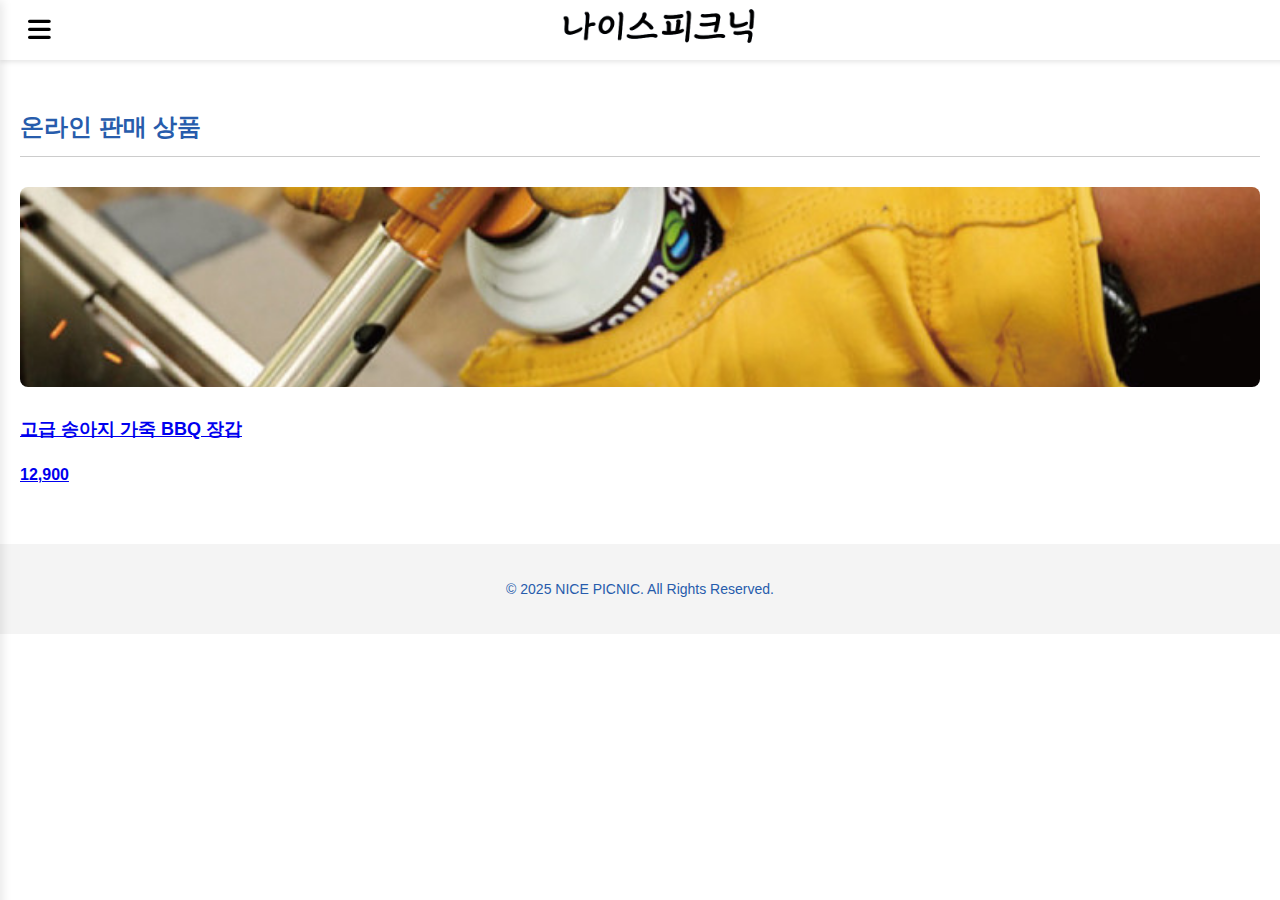
<file: shop.html>
<!DOCTYPE html>
<html lang="ko">
<head>
  <meta charset="UTF-8" />
  <meta name="viewport" content="width=device-width, initial-scale=1.0" />
  <title>온라인 판매 상품</title>
  <link rel="stylesheet" href="css/style.css">
   <link rel="stylesheet" href="css/shop.css">
  <link rel="stylesheet" href="https://cdnjs.cloudflare.com/ajax/libs/font-awesome/6.5.0/css/all.min.css">
</head>
<body>
  <header class="header">
<!-- 햄버거 버튼 -->
<button class="menu-toggle" id="menuToggle">
  <i class="fas fa-bars"></i>
</button>
  
  <div class="logo">
    <a href="./index.html"><img src="images/logo.png" alt="로고"></a>
  </div>
  
  <nav class="nav" id="navMenu">
   <!-- 닫기 버튼 -->
  <button class="close-btn" id="closeMenu">
    <i class="fas fa-times"></i>
  </button>
     <a href="./item.html">대여상품</a>
        <a href="./shop.html">SHOP</a>
    <!-- <a href="./event.html">이벤트</a>
    <a href="#works">이용안내</a>
    <a href="#shop">오시는 길</a> -->
  </nav>
</header>
  <section id="shop" class="shop-section">
  <h2 class="section-title">온라인 판매 상품</h2>

  <div class="shop-grid">
    <a href="https://smartstore.naver.com/nicepicnic/products/11836684643" target="_blank" class="shop-card-link">
      <div class="shop-card">
        <img src="./images/shop/bbq_glove_main.jpg" alt="bbq장갑" class="shop-image">
        <div class="shop-info">
          <h3 class="shop-title">고급 송아지 가죽 BBQ 장갑 </h3>
         <!-- <p class="shop-desc">텐트(2~6인)+테이블+평상+피크닉매트</p>
          <div class="shop-note">
            ※ 4~6인 이용 고객께는 <strong>4인 세트</strong>를 추천드립니다.
          </div> -->
          <p class="shop-price">12,900</p>
        </div>
      </div>
    </a>
  </div>
</section>

   <!-- 메뉴 토글-->
      <script>
  const menuToggle = document.getElementById('menuToggle');
  const navMenu = document.getElementById('navMenu');
  const closeMenu = document.getElementById('closeMenu');

  menuToggle.addEventListener('click', () => {
    navMenu.classList.add('open');
  });

  closeMenu.addEventListener('click', () => {
    navMenu.classList.remove('open');
  });

  // 바깥 클릭 시 닫기 (선택 사항)
  window.addEventListener('click', (e) => {
    if (navMenu.classList.contains('open') && !navMenu.contains(e.target) && e.target !== menuToggle) {
      navMenu.classList.remove('open');
    }
  });
</script>
<!-- 메뉴 토글 끝-->

<footer class="footer">
  <p>© 2025 NICE PICNIC. All Rights Reserved.</p>
</footer>
</body>
</html>
</file>
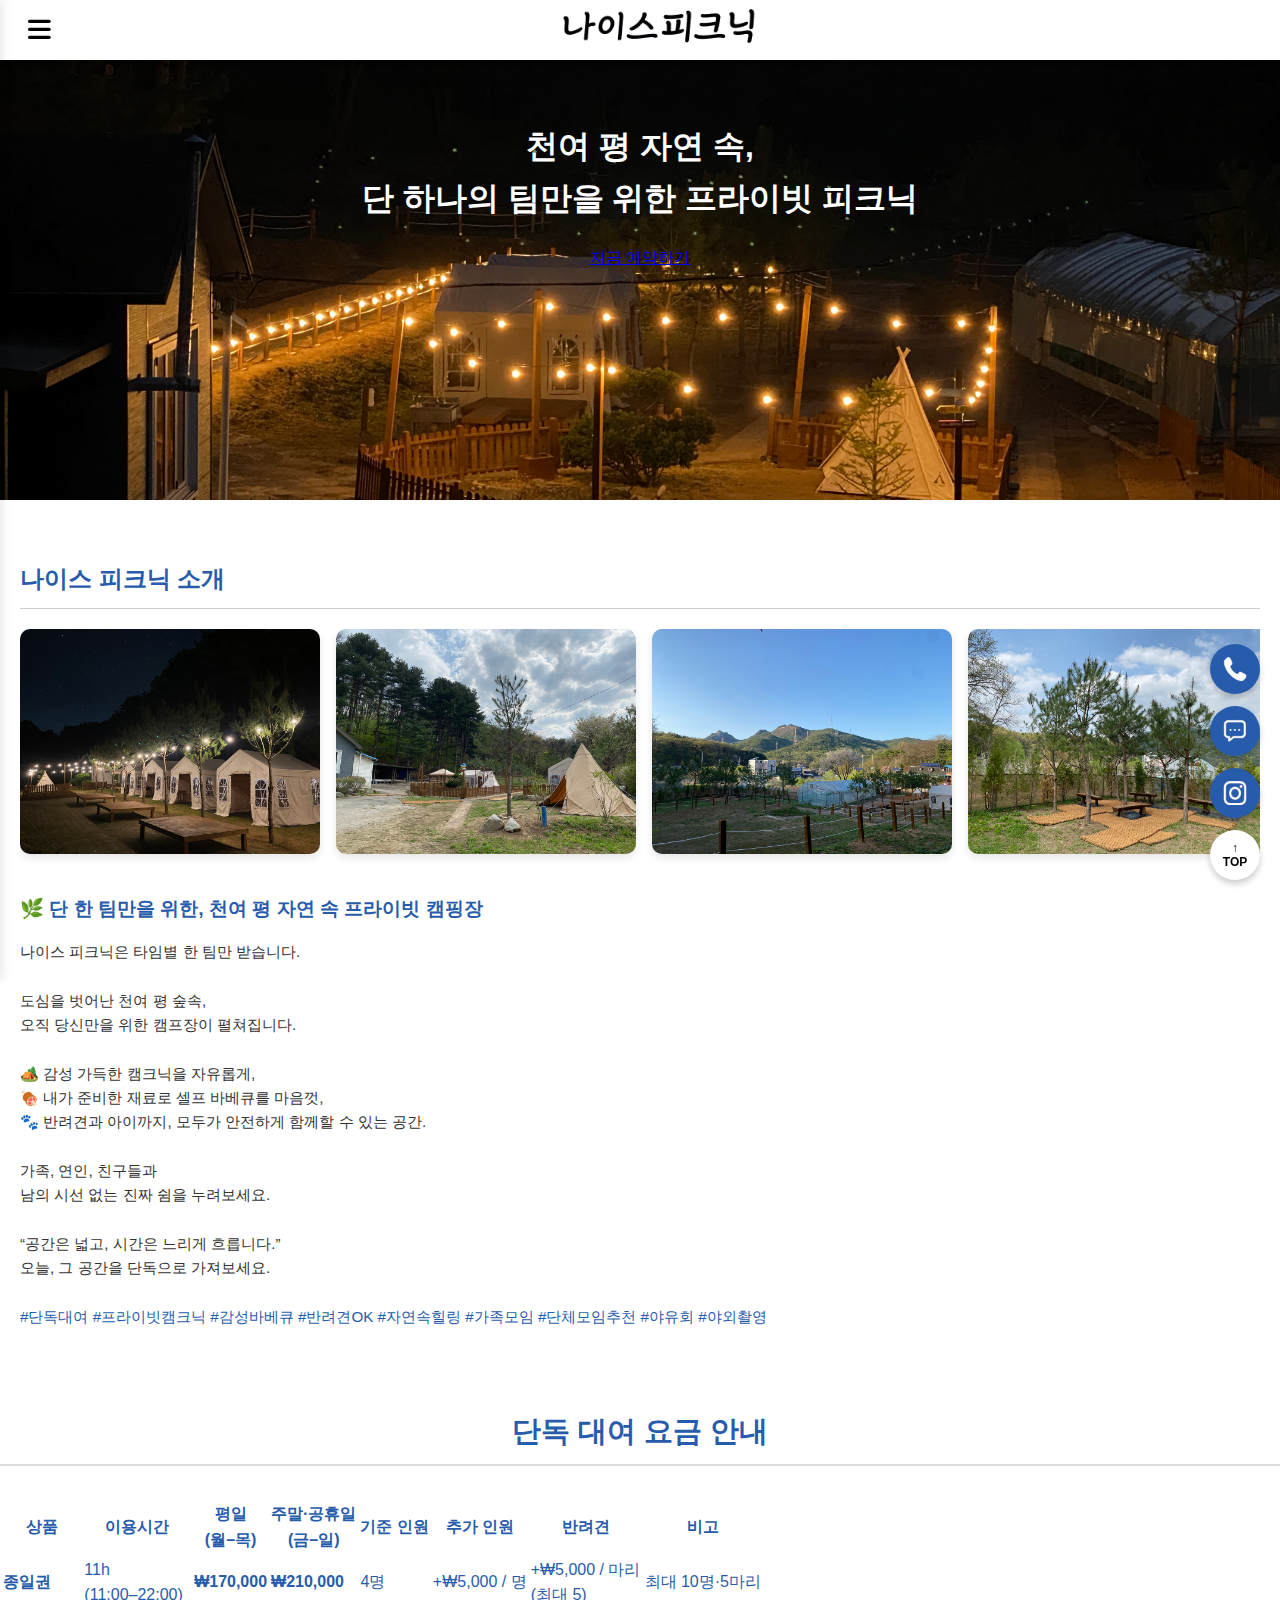
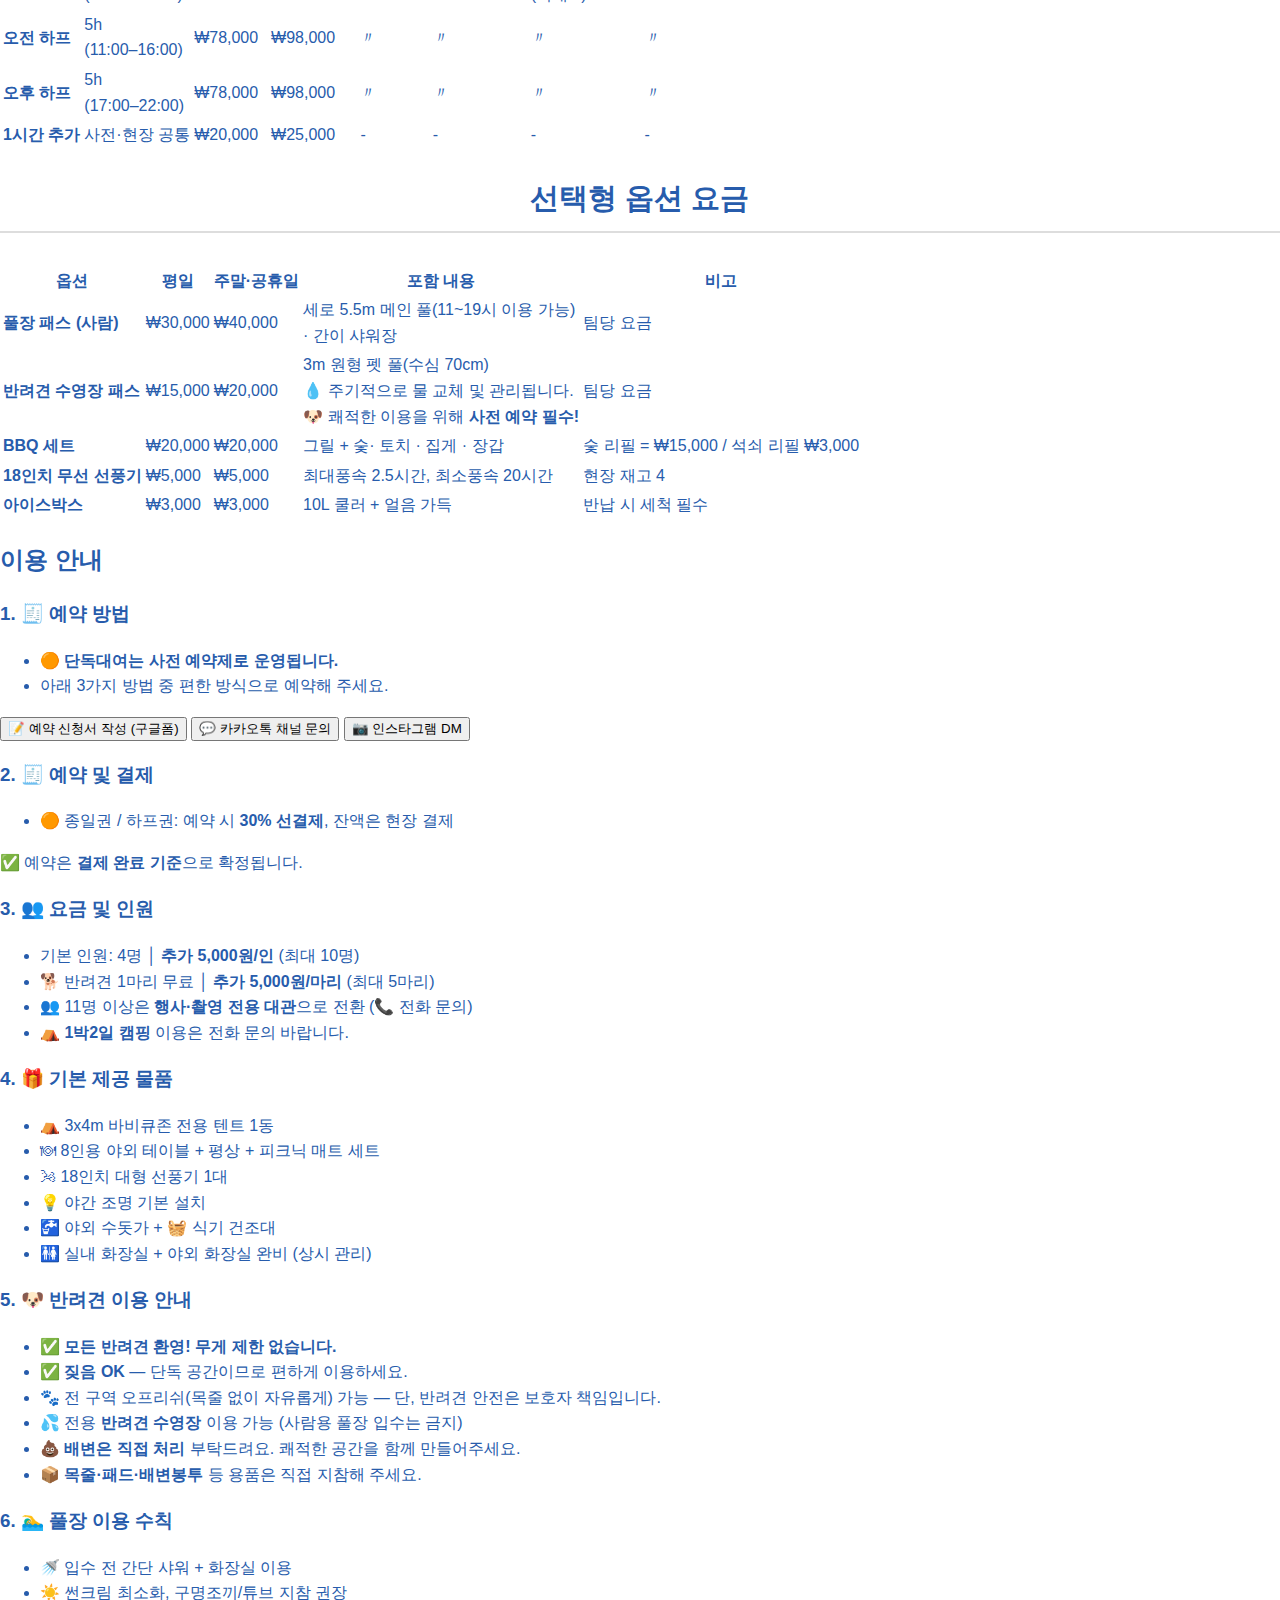
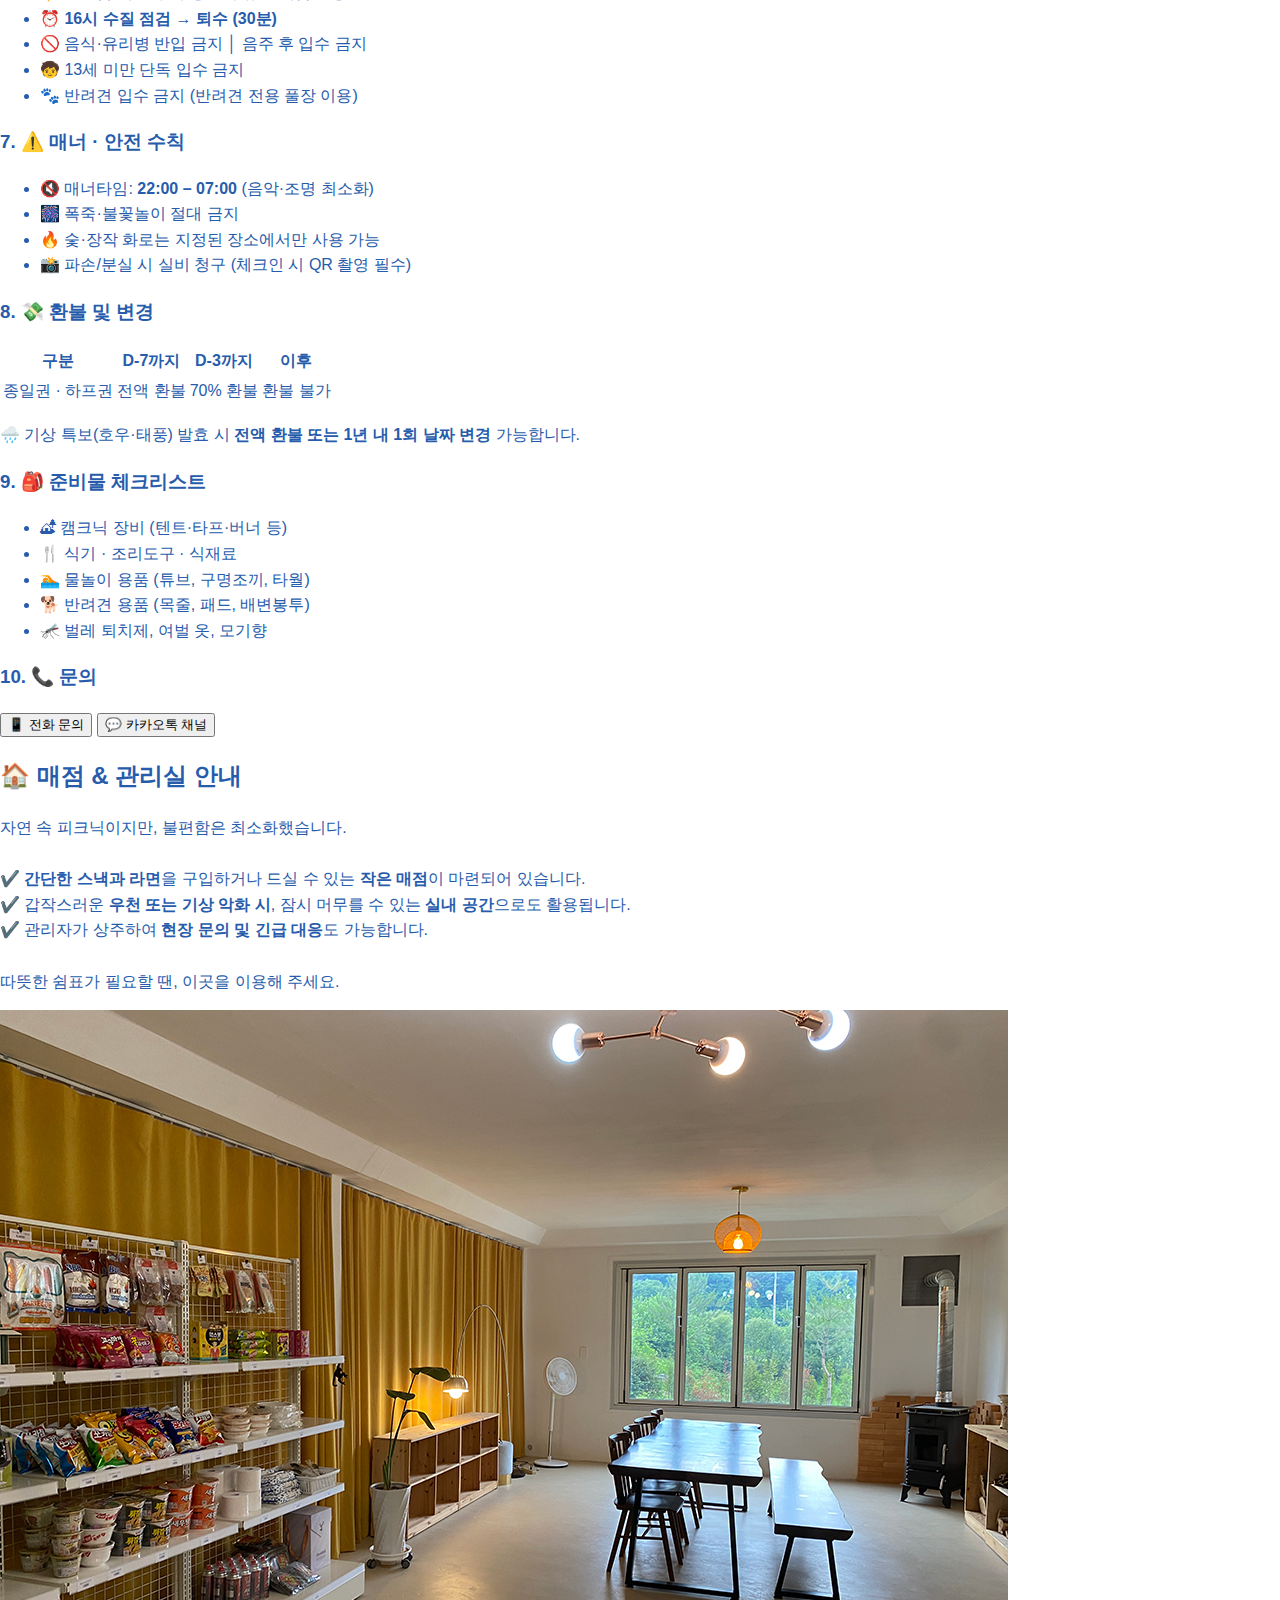
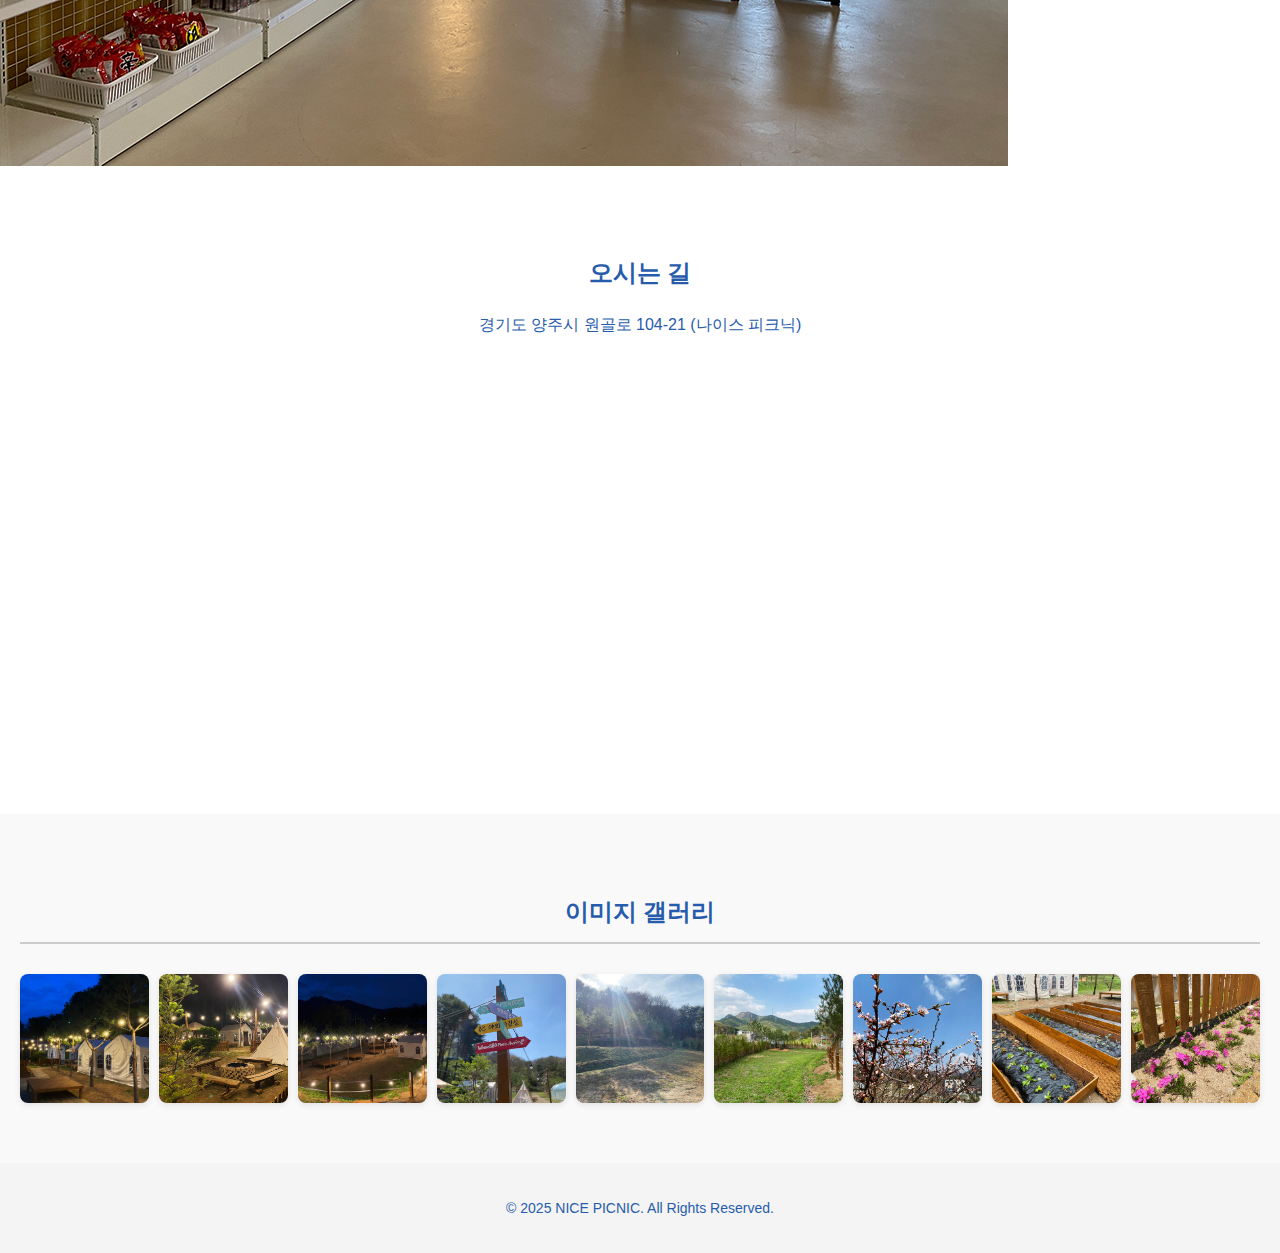
<file: temp.html>
<!DOCTYPE html>
<html lang="ko">
<head>
  <meta charset="UTF-8">
  <meta name="viewport" content="width=device-width, initial-scale=1.0, maximum-scale=1.0, minimum-scale=1.0, user-scalable=no">
  <meta name="facebook-domain-verification" content="5essfuy4swjok8lpnynpqq5hbp22fp" />
  <title>나이스 피크닉</title>
<!-- Google tag (gtag.js) -->
<script async src="https://www.googletagmanager.com/gtag/js?id=G-CBHR5FWN6Q"></script>
<script>
  window.dataLayer = window.dataLayer || [];
  function gtag(){dataLayer.push(arguments);}
  gtag('js', new Date());

  gtag('config', 'G-CBHR5FWN6Q');
</script>
  
  <link rel="stylesheet" href="css/style.css">
  <link rel="stylesheet" href="css/item.css">
  <link rel="stylesheet" href="css/event.css">

  <script type="text/javascript" src="https://oapi.map.naver.com/openapi/v3/maps.js?ncpKeyId=gxhiizwzqn"></script>
  <script src="https://developers.kakao.com/sdk/js/kakao.min.js"></script>
  
  <link rel="stylesheet" href="https://cdnjs.cloudflare.com/ajax/libs/font-awesome/6.5.0/css/all.min.css">
  <!--favicon-->
<link rel="apple-touch-icon" sizes="57x57" href="/favicon/apple-icon-57x57.png">
<link rel="apple-touch-icon" sizes="60x60" href="/favicon/apple-icon-60x60.png">
<link rel="apple-touch-icon" sizes="72x72" href="/favicon/apple-icon-72x72.png">
<link rel="apple-touch-icon" sizes="76x76" href="/favicon/apple-icon-76x76.png">
<link rel="apple-touch-icon" sizes="114x114" href="/favicon/apple-icon-114x114.png">
<link rel="apple-touch-icon" sizes="120x120" href="/favicon/apple-icon-120x120.png">
<link rel="apple-touch-icon" sizes="144x144" href="/favicon/apple-icon-144x144.png">
<link rel="apple-touch-icon" sizes="152x152" href="/favicon/apple-icon-152x152.png">
<link rel="apple-touch-icon" sizes="180x180" href="/favicon/apple-icon-180x180.png">
<link rel="icon" type="image/png" sizes="192x192"  href="/favicon/android-icon-192x192.png">
<link rel="icon" type="image/png" sizes="32x32" href="/favicon/favicon-32x32.png">
<link rel="icon" type="image/png" sizes="96x96" href="/favicon/favicon-96x96.png">
<link rel="icon" type="image/png" sizes="16x16" href="/favicon/favicon-16x16.png">
<link rel="manifest" href="/favicon/manifest.json">
<meta name="msapplication-TileColor" content="#ffffff">
<meta name="msapplication-TileImage" content="/favicon/ms-icon-144x144.png">
<meta name="theme-color" content="#ffffff">
</head>
<body>

<header class="header">
<!-- 햄버거 버튼 -->
<button class="menu-toggle" id="menuToggle">
  <i class="fas fa-bars"></i>
</button>
  
  <div class="logo">
    <a href="#"><img src="images/logo_kr.png" alt="로고"></a>
  </div>
  
  <nav class="nav" id="navMenu">
   <!-- 닫기 버튼 -->
  <button class="close-btn" id="closeMenu">
    <i class="fas fa-times"></i>
  </button>
    <!--<a href="./item.html">대여상품</a>-->
    <a href="./shop.html">SHOP</a>
   <!--  <a href="#">이벤트</a>

    <a href="#shop">오시는 길</a> -->
  </nav>
</header>

  
  <!-- 배너 -->
  <section class="banner">
     <h1>천여 평 자연 속, <br>단 하나의 팀만을 위한 프라이빗 피크닉</h1>
  <a href="https://forms.gle/FgAyixtWCY9rHDPP8" class="booking-btn-text" target="_blank" rel="noopener noreferrer">지금 예약하기</a>
  </section>




  <section class="intro-gallery-block" id="intro">
  <h2>나이스 피크닉 소개</h2>
  <div class="image-scroll">
    <div class="image-track">
      <img src="images/intro/intro07.jpg" alt="나이스 피크닉 외관" />
      <img src="images/intro/intro05.jpg" alt="나이스 피크닉 외관" />
      <img src="images/intro/intro03.jpg" alt="나이스 피크닉 외관" />
      <img src="images/intro/intro06.jpg" alt="나이스 피크닉 외관" />
      <img src="images/intro/intro04.jpg" alt="나이스 피크닉 외관" />
      <img src="images/intro/intro01.jpg" alt="나이스 피크닉 외관" />
      <img src="images/intro/intro02.jpg" alt="나이스 피크닉 외관" />
      <!-- 필요하면 이미지 더 추가 가능 -->
    </div>
  </div>

  <div class="intro-text">
  <h3>🌿 단 한 팀만을 위한, 천여 평 자연 속 프라이빗 캠핑장</h3>
<p>
나이스 피크닉은 타임별 한 팀만 받습니다.<br><br>

도심을 벗어난 천여 평 숲속,<br>
오직 당신만을 위한 캠프장이 펼쳐집니다.<br><br>

🏕️ 감성 가득한 캠크닉을 자유롭게,<br>
🍖 내가 준비한 재료로 셀프 바베큐를 마음껏,<br>
🐾 반려견과 아이까지, 모두가 안전하게 함께할 수 있는 공간.<br><br>

가족, 연인, 친구들과<br>
남의 시선 없는 진짜 쉼을 누려보세요.<br><br>

“공간은 넓고, 시간은 느리게 흐릅니다.”<br>
오늘, 그 공간을 단독으로 가져보세요.<br><br>
  <span class="hashtag-text">
    #단독대여 #프라이빗캠크닉 #감성바베큐 #반려견OK #자연속힐링 #가족모임 #단체모임추천 #야유회 #야외촬영
  </span>
</p>
  </div>
</section>

  <!-- 단독 대여 가격 안내 -->
<section id="rental-info" class="rental-section">
  <h2 class="section-title">단독 대여 요금 안내</h2>
  <div class="rental-table-wrapper">
    <table class="rental-table">
      <thead>
        <tr>
          <th>상품</th>
          <th>이용시간</th>
          <th>평일<br>(월–목)</th>
          <th>주말·공휴일<br>(금–일)</th>
          <th>기준 인원</th>
          <th>추가 인원</th>
          <th>반려견</th>
          <th>비고</th>
        </tr>
      </thead>
      <tbody>
        <tr>
          <td><strong>종일권</strong></td>
          <td>11h<br>(11:00–22:00)</td>
          <td><strong>₩170,000</strong></td>
          <td><strong>₩210,000</strong></td>
          <td>4명</td>
          <td>+₩5,000 / 명</td>
          <td>+₩5,000 / 마리<br>(최대 5)</td>
          <td>최대 10명·5마리</td>
        </tr>
        <tr>
          <td><strong>오전 하프</strong></td>
          <td>5h<br>(11:00–16:00)</td>
          <td>₩78,000</td>
          <td>₩98,000</td>
          <td>〃</td>
          <td>〃</td>
          <td>〃</td>
          <td>〃</td>
        </tr>
        <tr>
          <td><strong>오후 하프</strong></td>
          <td>5h<br>(17:00–22:00)</td>
          <td>₩78,000</td>
          <td>₩98,000</td>
          <td>〃</td>
          <td>〃</td>
          <td>〃</td>
          <td>〃</td>
        </tr>

        <tr>
          <td><strong>1시간 추가</strong></td>
          <td>사전·현장 공통</td>
          <td>₩20,000</td>
          <td>₩25,000</td>
          <td>-</td>
          <td>-</td>
          <td>-</td>
          <td>-</td>
        </tr>
      </tbody>
    </table>
  </div>
</section>
  <!-- 단독 대여 가격 안내 끝-->

 <!-- 옵션 가격 안내 시작-->
  <section id="addon-info" class="rental-section">
  <h2 class="section-title">선택형 옵션 요금</h2>
  <div class="rental-table-wrapper">
    <table class="rental-table">
      <thead>
        <tr>
          <th>옵션</th>
          <th>평일</th>
          <th>주말·공휴일</th>
          <th>포함 내용</th>
          <th>비고</th>
        </tr>
      </thead>
      <tbody>
        <tr>
          <td><strong>풀장 패스 (사람)</strong></td>
          <td>₩30,000</td>
          <td>₩40,000</td>
          <td>세로 5.5m 메인 풀(11~19시 이용 가능)<br> · 간이 샤워장</td>
          <td>팀당 요금</td>
        </tr>
        <tr>
          <td><strong>반려견 수영장 패스</strong></td>
          <td>₩15,000</td>
          <td>₩20,000</td>
          <td>3m 원형 펫 풀(수심 70cm)<br>
          💧 주기적으로 물 교체 및 관리됩니다.<br>🐶 쾌적한 이용을 위해 <strong>사전 예약 필수!</strong></td>
          <td>팀당 요금</td>
        </tr>
        <tr>
          <td><strong>BBQ 세트</strong></td>
          <td>₩20,000</td>
          <td>₩20,000</td>
          <td>그릴 + 숯· 토치 · 집게 · 장갑</td>
          <td>숯 리필 = ₩15,000 / 석쇠 리필 ₩3,000</td>
        </tr>
        <tr>
          <td><strong>18인치 무선 선풍기</strong></td>
          <td>₩5,000</td>
          <td>₩5,000</td>
          <td>최대풍속 2.5시간, 최소풍속 20시간</td>
          <td>현장 재고 4</td>
        </tr>
        <tr>
          <td><strong>아이스박스</strong></td>
          <td>₩3,000</td>
          <td>₩3,000</td>
          <td>10L 쿨러 + 얼음 가득</td>
          <td>반납 시 세척 필수</td>
        </tr>
      </tbody>
    </table>
  </div>
</section>
 <!-- 옵션 가격 안내 끝-->


<!-- 이용 안내 시작 -->
<section class="rental-guide-bg">
  <div class="rental-guide-section" id="rental-guide">
    <h2>이용 안내</h2>

<div class="guide-block">
  <h3>1. 🧾 예약 방법</h3>
  <ul>
    <li>🟠 <strong>단독대여는 사전 예약제로 운영됩니다.</strong></li>
    <li>아래 3가지 방법 중 편한 방식으로 예약해 주세요.</li>
  </ul>

  <div class="contact-buttons">
    <button class="contact-button form" onclick="window.open('https://forms.gle/FgAyixtWCY9rHDPP8', '_blank')">
      📝 예약 신청서 작성 (구글폼)
    </button>
    <button class="contact-button kakao" onclick="openChat()">
      💬 카카오톡 채널 문의
    </button>
    <button class="contact-button instagram" onclick="goToSNS()">
      📷 인스타그램 DM
    </button>
  </div>

    <div class="guide-block">
      <h3>2. 🧾 예약 및 결제</h3>
      <ul>
        <li>🟠 종일권 / 하프권: 예약 시 <strong>30% 선결제</strong>, 잔액은 현장 결제</li>
      </ul>
      <p>
        ✅ 예약은 <strong>결제 완료 기준</strong>으로 확정됩니다.<br>
      </p>
    </div>

    <div class="guide-block">
      <h3>3. 👥 요금 및 인원</h3>
      <ul>
        <li>기본 인원: 4명 │ <strong>추가 5,000원/인</strong> (최대 10명)</li>
        <li>🐕 반려견 1마리 무료 │ <strong>추가 5,000원/마리</strong> (최대 5마리)</li>
        <li>👥 11명 이상은 <strong>행사·촬영 전용 대관</strong>으로 전환 (📞 전화 문의)</li>
        <li>⛺️ <strong>1박2일 캠핑</strong> 이용은 전화 문의 바랍니다.</li>
      </ul>
    </div>

    <div class="guide-block">
      <h3>4. 🎁 기본 제공 물품</h3>
      <ul>
        <li>⛺️ 3x4m 바비큐존 전용 텐트 1동</li>
        <li>🍽 8인용 야외 테이블 + 평상 + 피크닉 매트 세트</li>
        <li>🌬 18인치 대형 선풍기 1대</li>
        <li>💡 야간 조명 기본 설치</li>
        <li>🚰 야외 수돗가 + 🧺 식기 건조대</li>
        <li>🚻 실내 화장실 + 야외 화장실 완비 (상시 관리)</li>
      </ul>
    </div>


    <div class="guide-block">
      <h3>5. 🐶 반려견 이용 안내</h3>
      <ul>
        <li>✅ <strong>모든 반려견 환영! 무게 제한 없습니다.</strong></li>
        <li>✅ <strong>짖음 OK</strong> — 단독 공간이므로 편하게 이용하세요.</li>
        <li>🐾 전 구역 오프리쉬(목줄 없이 자유롭게) 가능 — 단, 반려견 안전은 보호자 책임입니다.</li>
        <li>💦 전용 <strong>반려견 수영장</strong> 이용 가능 (사람용 풀장 입수는 금지)</li>
        <li>💩 <strong>배변은 직접 처리</strong> 부탁드려요. 쾌적한 공간을 함께 만들어주세요.</li>
        <li>📦 <strong>목줄·패드·배변봉투</strong> 등 용품은 직접 지참해 주세요.</li>
      </ul>
    </div>

    <div class="guide-block">
      <h3>6. 🏊‍♂️ 풀장 이용 수칙</h3>
      <ul>
        <li>🚿 입수 전 간단 샤워 + 화장실 이용</li>
        <li>☀️ 썬크림 최소화, 구명조끼/튜브 지참 권장</li>
        <li>⏰ <strong>16시 수질 점검 → 퇴수 (30분)</strong></li>
        <li>🚫 음식·유리병 반입 금지 │ 음주 후 입수 금지</li>
        <li>🧒 13세 미만 단독 입수 금지</li>
        <li>🐾 반려견 입수 금지 (반려견 전용 풀장 이용)</li>
      </ul>
    </div>

    <div class="guide-block">
      <h3>7. ⚠️ 매너 · 안전 수칙</h3>
      <ul>
        <li>🔇 매너타임: <strong>22:00 – 07:00</strong> (음악·조명 최소화)</li>
        <li>🎆 폭죽·불꽃놀이 절대 금지</li>
        <li>🔥 숯·장작 화로는 지정된 장소에서만 사용 가능</li>
        <li>📸 파손/분실 시 실비 청구 (체크인 시 QR 촬영 필수)</li>
      </ul>
    </div>

    <div class="guide-block">
      <h3>8. 💸 환불 및 변경</h3>
      <table class="refund-table">
        <thead>
          <tr><th>구분</th><th>D-7까지</th><th>D-3까지</th><th>이후</th></tr>
        </thead>
        <tbody>
          <tr><td>종일권 · 하프권</td><td>전액 환불</td><td>70% 환불</td><td>환불 불가</td></tr>
          <!--<tr><td>3시간 패키지</td><td>전액 환불</td><td>전액 환불</td><td>환불 불가</td></tr>-->
        </tbody>
      </table>
      <p>🌧️ 기상 특보(호우·태풍) 발효 시 <strong>전액 환불 또는 1년 내 1회 날짜 변경</strong> 가능합니다.</p>
    </div>

    <div class="guide-block">
      <h3>9. 🎒 준비물 체크리스트</h3>
      <ul>
        <li>🏕 캠크닉 장비 (텐트·타프·버너 등)</li>
        <li>🍴 식기 · 조리도구 · 식재료</li>
        <li>🏊 물놀이 용품 (튜브, 구명조끼, 타월)</li>
        <li>🐕 반려견 용품 (목줄, 패드, 배변봉투)</li>
        <li>🦟 벌레 퇴치제, 여벌 옷, 모기향</li>
      </ul>
    </div>


    <div class="guide-block contact-block">
      <h3>10. 📞 문의</h3>
      <div class="contact-buttons">
        <button class="contact-button phone" onclick="document.location.href='tel:01073200086'">
          📱 전화 문의
        </button>
        <button class="contact-button kakao" onclick="openChat()">
          💬 카카오톡 채널
        </button>
      </div>
    </div>
  </div>
</section>
<!-- 이용 안내 끝 -->

<!--
<section class="calendar-section">
  <h2>📅 예약 스케줄 보기</h2>
    <p class="calendar-note">
  📌 <strong>캘린더에 표시된 날짜는 이미 예약이 완료된 날입니다.</strong><br>
  표기되지 않은 날은 모두 <strong>예약 가능</strong>하니 원하는 날짜를 선택해 주세요.
</p>
  <iframe
    src="https://calendar.google.com/calendar/embed?src=nicepicnicofficial%40gmail.com&ctz=Asia%2FSeoul"
    style="border: 0"
    width="100%"
    height="600"
    frameborder="0"
    scrolling="no">
  </iframe>
</section>
-->
    <section class="store-info-section">
  <div class="store-info-inner">
    <h2>🏠 매점 & 관리실 안내</h2>
    <p class="store-desc">
      자연 속 피크닉이지만, 불편함은 최소화했습니다.<br><br>
      ✔️ <strong>간단한 스낵과 라면</strong>을 구입하거나 드실 수 있는 <strong>작은 매점</strong>이 마련되어 있습니다.<br>
      ✔️ 갑작스러운 <strong>우천 또는 기상 악화 시</strong>, 잠시 머무를 수 있는 <strong>실내 공간</strong>으로도 활용됩니다.<br>
      ✔️ 관리자가 상주하여 <strong>현장 문의 및 긴급 대응</strong>도 가능합니다.<br><br>
      따뜻한 쉼표가 필요할 땐, 이곳을 이용해 주세요.
    </p>
    <div class="store-image-wrapper">
      <img src="images/cafeteri.jpg" alt="매점 및 관리실 내부 사진" />
    </div>
  </div>
</section>


<!-- 모달 이미지 뷰어 -->
<div id="imgModal" class="modal" onclick="closeModal()">
  <span class="close">&times;</span>
  <img class="modal-content" id="modalImg">
</div>
<!-- 이벤트 섹션 추가 끝 -->

<!-- 기존 자바스크립트나 위에 추가 -->
<script>
  function openModal(img) {
    document.getElementById("imgModal").style.display = "block";
    document.getElementById("modalImg").src = img.src;
  }

  function closeModal() {
    document.getElementById("imgModal").style.display = "none";
  }
</script>


  
  <!-- 위치 -->
  <section class="location" id="location">
    <h2>오시는 길</h2>
    <p>경기도 양주시 원골로 104-21 (나이스 피크닉)</p>
    <!-- 지도는 이미지로 대체하거나 구글 지도 iframe 삽입 가능 -->
    <div id="map" style="width:100%;height:400px;"></div>
    <script>
      var mapOptions = {center: new naver.maps.LatLng(37.781656, 127.024580),
                        zoom: 15,
                        minZoom: 10,
                        zoomControl: true, //줌 컨트롤의 표시 여부
zoomControlOptions: { //줌 컨트롤의 옵션
            position: naver.maps.Position.TOP_RIGHT
},
 scrollWheel: false
};
      var map = new naver.maps.Map('map', mapOptions);
      var marker = new naver.maps.Marker({  position: new naver.maps.LatLng(37.781656, 127.024580), map: map});
  
    </script>
  </section>
  <!--위치 끝-->

  <!-- 이미지 갤러리 -->
  <section class="photo-gallery" id="gallery">
  <h2>이미지 갤러리</h2>
  <div class="grid-gallery">
    <img src="images//gallery/gallery01.jpg" alt="갤러리 이미지" class="media-item">
    <img src="images/gallery/gallery09.jpg" alt="갤러리 이미지" class="media-item">
    <img src="images/gallery/gallery02.jpg" alt="갤러리 이미지" class="media-item">
    <img src="images/gallery/gallery03.jpg" alt="갤러리 이미지" class="media-item">
    <img src="images/gallery/gallery04.jpg" alt="갤러리 이미지" class="media-item">
    <img src="images/gallery/gallery05.jpg" alt="갤러리 이미지" class="media-item">
    <img src="images/gallery/gallery06.jpg" alt="갤러리 이미지" class="media-item">
    <img src="images/gallery/gallery07.jpg" alt="갤러리 이미지" class="media-item">
    <img src="images/gallery/gallery08.jpg" alt="갤러리 이미지" class="media-item">
    <!-- 원하는 만큼 이미지 추가 -->
  </div>

  <!-- 클릭 시 확대용 모달 -->
  <div id="galleryModal" class="modal">
  <span class="close gallery-close">&times;</span>
  <img class="modal-content" id="galleryModalImg">
</div>
  
</section>
 <!-- 이미지 갤러리 끝-->

  <!-- 플로팅 버튼 -->
<div class="floating-buttons">
  <button class="float-btn" onclick="document.location.href='tel:01073200086'">
    <img src="images/icons/ic_phone.png" alt="전화">
  </button>
  <!--<button class="float-btn" onclick="goToNaver()">
    <img src="images/icons/ic_reserve.png" alt="예약">
  </button>-->
   <button class="float-btn" onclick="openChat()">
    <img src="images/icons/ic_chat.png" alt="문의">
  </button>
  <button class="float-btn" onclick="goToSNS()">
    <img src="images/icons/ic_sns.png" alt="SNS">
  </button>
  <button class="top-btn">↑<br>TOP</button>
</div>
  <script>
function goToNaver() {
  window.open('https://booking.naver.com/booking/12/bizes/1403564?preview=1&startDateTime=2025-05-03T00%3A00%3A00%2B09%3A00', '_blank');
}
 // 카카오 초기화 (자바스크립트 키 입력)
Kakao.init('81d8707b9a0ada5ee49bed63af66b86d'); // 🔁 여기에 본인의 키 입력
    
function openChat() {
  Kakao.Channel.chat({
      channelPublicId: '_Vimxln' // 🔁 예: '_AbCdEfG123' 형태
    });
}

function goToSNS() {
  window.open('https://www.instagram.com/nicepicnic_official', '_blank');
}

  document.querySelector('.top-btn').addEventListener('click', () => {
    window.scrollTo({ top: 0, behavior: 'smooth' });
  });
</script>
   <!-- 플로팅 버튼 끝-->
  <!-- 푸터 -->
  <footer class="footer">
    <p>© 2025 NICE PICNIC. All Rights Reserved.</p>
  </footer>
<!-- 푸터끝 -->
 <script>
const menuModal = document.getElementById("menuModal");
const menuModalImg = document.getElementById("menuModalImg");
const menuCloseBtn = document.querySelector(".menu-close");

document.querySelectorAll(".menu-image").forEach(img => {
  img.addEventListener("click", () => {
    menuModal.style.display = "block";
    menuModalImg.src = img.src;
  });
});

menuCloseBtn.onclick = () => {
  menuModal.style.display = "none";
};

window.addEventListener("click", (e) => {
  if (e.target === menuModal) {
    menuModal.style.display = "none";
  }
});
</script>
  <!--이미지 갤러리 모달-->
    <script>
const galleryModal = document.getElementById("galleryModal");
const galleryModalImg = document.getElementById("galleryModalImg");
const galleryCloseBtn = document.querySelector(".gallery-close");

document.querySelectorAll('.media-item').forEach(item => {
  item.addEventListener('click', () => {
    galleryModal.style.display = "block";
    galleryModalImg.src = item.src;
  });
});

galleryCloseBtn.onclick = function () {
  galleryModal.style.display = "none";
};

window.addEventListener("click", function (event) {
  if (event.target === galleryModal) {
    galleryModal.style.display = "none";
  }
});
</script>
 <!-- 메뉴 토글-->
      <script>
  const menuToggle = document.getElementById('menuToggle');
  const navMenu = document.getElementById('navMenu');
  const closeMenu = document.getElementById('closeMenu');

  menuToggle.addEventListener('click', () => {
    navMenu.classList.add('open');
  });

  closeMenu.addEventListener('click', () => {
    navMenu.classList.remove('open');
  });

  // 바깥 클릭 시 닫기 (선택 사항)
  window.addEventListener('click', (e) => {
    if (navMenu.classList.contains('open') && !navMenu.contains(e.target) && e.target !== menuToggle) {
      navMenu.classList.remove('open');
    }
  });
</script>
<!-- 메뉴 토글 끝-->
</body>
</html>
</file>
<file: css/style.css>
body {
  margin: 0;
  font-family: 'Noto Sans KR', sans-serif;
  line-height: 1.6;
  color: #275cac;
}

.hashtag-text {
  color: #275cac;
}

/*반응형 토글메뉴*/
.header {
  position: fixed;
  top: 0;
  width: 100%;
  height: 60px;
  background-color: #fff;
  display: flex;
  align-items: center;
  justify-content: space-between;
  padding: 0 20px;
  z-index: 1000;
  box-shadow: 0 2px 5px rgba(0, 0, 0, 0.1);
}

.menu-toggle {
  font-size: 26px;
  background: none;
  border: none;
  cursor: pointer;
  z-index: 1001;
}

.logo {
  position: absolute;
  left: 50%;
  transform: translateX(-50%);
}

.logo img {
  height: 40px;
}

/* 사이드 메뉴 스타일 */
.nav {
  position: fixed;
  top: 0;
  left: -250px;
  width: 250px;
  height: 100vh;
  background-color: #fff;
  padding-top: 80px;
  display: flex;
  flex-direction: column;
  gap: 20px;
  transition: left 0.3s ease;
  box-shadow: 2px 0 10px rgba(0,0,0,0.1);
  z-index: 1000;
}

.nav a {
  text-decoration: none;
  font-size: 1.2rem;
  color: #333;
  padding: 10px 25px;
}

.nav.open {
  left: 0;
}

/* 닫기 버튼 */
.close-btn {
  position: absolute;
  top: 15px;
  right: 15px;
  font-size: 24px;
  background: none;
  border: none;
  cursor: pointer;
}

.menu-toggle,
.close-btn {
  background: none;
  border: none;
  cursor: pointer;
  padding: 16px;        /* 터치 영역 넓히기 */
  margin: -8px;         /* 버튼이 밀리지 않도록 조정 */
  font-size: 24px;
  color: #000;
  z-index: 1001;
}

.menu-toggle i,
.close-btn i {
  font-size: 26px;
  color: #000; /* 검정색 */
  pointer-events: none; /* 아이콘 내부 클릭도 버튼으로 인식되게 */
}

/*토글 메뉴*/

.banner {
  background: url('../images/banner.jpg') center/cover no-repeat;
  height: 400px;
  color: white;
  text-align: center;
  padding-top: 100px;
}
.intro, .menu, .location {
  padding: 60px 20px;
  text-align: center;
}
/*소개 부분 */
.intro-gallery-block {
  padding: 40px 20px;
  background-color: #fff;
  color: #333;
}

.intro-gallery-block h2 {
  font-size: 1.5rem;
  color: #275cac;
  border-bottom: 1px solid #ccc;
  margin-bottom: 20px;
  padding-bottom: 10px;
}

.image-scroll {
  overflow-x: auto;
  scroll-snap-type: x mandatory;
}
.image-track {
  display: flex;
  gap: 16px;
  scroll-snap-align: start;
  padding-bottom: 20px;
}
.image-track img {
  width: 300px;
  height: auto;
  border-radius: 10px;
  flex-shrink: 0;
  scroll-snap-align: start;
  box-shadow: 0 4px 8px rgba(0,0,0,0.1);
}

.intro-text {
  margin-top: 20px;
}
.intro-text h3 {
  font-size: 1.2rem;
  color: #275cac;
  margin-bottom: 10px;
}
.intro-text p {
  font-size: 0.95rem;
  line-height: 1.6;
}
/*소개 부분 끝*/

/*매뉴(이용안내 및 수칙) 이미지 확대 기능 */
.menu .menu-list {
  display: flex;
  justify-content: center;
  flex-wrap: wrap;
  gap: 20px;
}

.menu .menu-item {
  flex: 0 0 auto;
  max-width: 300px;
  text-align: center;
}

.menu .menu-item img {
  width: 100%;
  max-width: 300px;
  height: auto;
  cursor: pointer;
  border-radius: 8px;
  transition: transform 0.3s ease;
}

.menu .menu-item img:hover {
  transform: scale(1.03);
}


/*매뉴(이용안내 및 수칙) 이미지 확대 기능 끝*/

.location-info {
  padding: 40px 20px;
  background-color: #f9f9f9;
  color: #333;
}
.location-info .info-box {
  margin-bottom: 40px;
}
.location-info h3 {
  color: #275cac;
  margin-bottom: 10px;
}
.time-table {
  width: 100%;
  border-collapse: collapse;
}
.time-table td {
  padding: 8px 10px;
  border-bottom: 1px solid #ddd;
  vertical-align: middle;
}


.features {
  display: flex;
  flex-wrap: wrap;
  gap: 16px;
}
.feature {
  display: flex;
  flex-direction: column;
  align-items: center;
  width: 80px;
  font-size: 14px;
  text-align: center;
}
.feature img {
  width: 40px;
  height: 40px;
  margin-bottom: 6px;
}

.footer {
  background: #f4f4f4;
  padding: 20px;
  text-align: center;
  font-size: 14px;
}

/*이미지 갤러리*/
.photo-gallery {
  padding: 60px 20px;
  background-color: #f9f9f9;
}

.photo-gallery h2 {
  font-size: 1.5rem;
  color: #275cac;
  border-bottom: 2px solid #ccc;
  margin-bottom: 30px;
  padding-bottom: 10px;
  text-align: center;
}

.grid-gallery {
  display: grid;
  grid-template-columns: repeat(auto-fill, minmax(120px, 1fr)); /* 모바일에서도 격자 유지 */
  gap: 10px;
}

.media-item {
  width: 100%;
  aspect-ratio: 1 / 1; /* 정사각형 형태 유지 */
  object-fit: cover;
  border-radius: 8px;
  cursor: pointer;
  box-shadow: 0 2px 6px rgba(0,0,0,0.1);
  transition: transform 0.3s ease;
}

.media-item:hover {
  transform: scale(1.05);
}
/*이미지 갤러기 끝*/

/* 모달 스타일 */
.modal {
  display: none;
  position: fixed;
  z-index: 999;
  padding-top: 60px;
  left: 0; top: 0;
  width: 100%; height: 100%;
  background-color: rgba(0,0,0,0.8);
}

.modal-content {
  margin: auto;
  display: block;
  max-width: 90%;
  max-height: 80vh;
}

.close {
  position: absolute;
  top: 50px;
  right: 40px;
  color: #fff;
  font-size: 35px;
  font-weight: bold;
  cursor: pointer;
}
/*이미지 갤러리 끝*/

/* 현재 메뉴 강조 등 포인트 영역에 활용 가능 */
.active,
.section-title {
  color: #275cac;
}
/*플로팅 버튼*/
/* 기본 플로팅 버튼 스타일 (PC & 모바일 공통) */
.floating-buttons {
  position: fixed;
  bottom: 20px;
  right: 20px;
  display: flex;
  flex-direction: column;
  align-items: center;
  gap: 12px;
  z-index: 1000;
}

.float-btn,
.top-btn {
  width: 50px;
  height: 50px;
  border-radius: 50%;
  border: none;
  box-shadow: 0 4px 6px rgba(0, 0, 0, 0.2);
  cursor: pointer;
}

/* 개별 스타일 */
.float-btn {
  background-color: #275cac;
  display: flex;
  justify-content: center;
  align-items: center;
}

.float-btn img {
  width: 24px;
  height: 24px;
}

.top-btn {
  background-color: white;
  color: black;
  font-size: 12px;
  font-weight: bold;
  text-align: center;
  line-height: 1.2;
}

/* 📱 모바일 대응 */
@media (max-width: 480px) {
  .floating-buttons {
    bottom: 15px;
    right: 15px;
    gap: 10px;
  }

  .float-btn,
  .top-btn {
    width: 44px;
    height: 44px;
  }

  .float-btn img {
    width: 20px;
    height: 20px;
  }

  .top-btn {
    font-size: 11px;
  }
}
/*플로팅 버튼 끝*/
@media (max-width: 768px) {
  /*
  .header {
    flex-direction: column;
    align-items: center;
    text-align: center;
  }

  .nav {
    margin-top: 10px;
  }

  .nav a {
    display: block;
    margin: 10px 0;
  }
  */

  .banner {
    height: 250px;
    padding-top: 80px;
  }

  .menu-list {
    flex-direction: column;
    align-items: center;
  }

  .menu-item {
    width: 90%;
    margin-bottom: 30px;
  }
}

@media (min-width: 768px) {
  .menu-toggle {
    font-size: 28px;
  }

  .nav a {
    font-size: 1.1rem;
  }
}
</file>
<file: css/item.css>
/*대여 아이템*/
.item-section {
  padding: 40px 20px;
  max-width: 100%;
  margin: 0 auto;
}

.item-section > .section-title {
  padding-top: 48px;
}

.section-title {
  font-size: 24px;
  font-weight: bold;
  border-bottom: 2px solid #ddd;
  padding-bottom: 10px;
  margin-bottom: 30px;
}

.item-grid {
  display: grid;
  grid-template-columns: repeat(auto-fit, minmax(280px, 1fr));
  gap: 20px;
}

.item-card {
  display: flex;
  flex-direction: column;
}

.item-image {
  width: 100%;
  height: 200px;
  object-fit: cover;
  border-radius: 8px;
}

.item-info {
  margin-top: 10px;
}

.item-title {
  font-size: 18px;
  font-weight: 600;
}

.item-desc {
  font-size: 14px;
  color: #666;
  margin-top: 4px;
}

.item-price {
  font-size: 16px;
  font-weight: bold;
  margin-top: 6px;
}

.item-more {
  margin-top: 30px;
  text-align: right;
}

.item-more a {
  text-decoration: underline;
  color: #666;
}

.item-more a:hover {
  color: #000;
}
/*대여 아이템 끝*/
</file>
<file: css/common.css>
* { box-sizing: border-box; margin: 0; padding: 0; }

body {
    background-color: #f4f6f8;
    font-family: 'Pretendard', sans-serif;
}

/* PC 중앙 정렬 컨테이너 */
.main-container {
    max-width: 480px;
    margin: 0 auto;
    background-color: #fff;
    min-height: 100vh;
    box-shadow: 0 0 40px rgba(0,0,0,0.06);
    position: relative;
    display: flex;
    flex-direction: column;
}

/* 공통 버튼 디자인 */
.card-btn {
    font-size: 0.8rem;
    color: #275cac;
    background: #f0f5ff;
    padding: 8px 16px;
    border-radius: 30px;
    font-weight: 600;
    white-space: nowrap;
    display: inline-flex;
    align-items: center;
    justify-content: center;
    text-decoration: none;
    flex-shrink: 0;
    min-width: 64px;
    transition: all 0.2s ease;
}

/* 준비 중 버튼 초기 스타일 */
.card-btn.secondary {
    background-color: #f0f5ff;
    color: #aaaaaa;
}

.footer {
    text-align: center;
    padding: 40px 20px;
    font-size: 0.8rem;
    color: #bbb;
}
</file>
<file: css/profile.css>
/* yard.css의 스타일 변수 및 기본 레이아웃 상속 */
@import url('yard.css');

/* =========================================
   1. 헤더 커스터마이징 (투명 처리)
   ========================================= */
.transparent-header {
    background: transparent !important;
    box-shadow: none !important;
    position: absolute; /* 문서 흐름에서 제거하여 이미지 위에 겹침 */
    top: 0;
    left: 0;
    width: 100%;
    z-index: 100; /* 이미지보다 위에 오도록 */
}

.transparent-header .page-title {
    display: none; /* 메인 타이틀이 히로에 있으므로 헤더 타이틀 숨김 (선택사항) */
}

.transparent-header .back-btn {
    color: #fff;
    text-shadow: 0 1px 3px rgba(0,0,0,0.5); /* 사진 위에서도 잘 보이게 그림자 */
    background: rgba(0,0,0,0.2); /* 뒤로가기 버튼 배경 살짝 */
    width: 36px;
    height: 36px;
    display: flex;
    align-items: center;
    justify-content: center;
    border-radius: 50%;
}

/* =========================================
   2. 히로 섹션 (확장형)
   ========================================= */
.hero-section {
    position: relative;
    height: 60vh; /* 화면 높이의 60% 차지 */
    min-height: 400px;
    /* 배경 이미지: 실제 이미지가 없으면 yard_hero.png가 보일 수 있으니 경로 확인 필요 */
    background: linear-gradient(to bottom, rgba(0,0,0,0.3) 0%, rgba(0,0,0,0) 40%, rgba(0,0,0,0.6) 100%), 
                url('../images/profile/img_profile_hero.jpg') center/cover no-repeat;
    display: flex;
    flex-direction: column;
    justify-content: flex-end; /* 텍스트를 하단으로 */
    align-items: center;
    text-align: center;
    margin-bottom: -20px; /* 아래 섹션과 살짝 겹치게 하거나 간격 좁힘 */
}

.hero-overlay {
    padding: 0 20px 50px 20px; /* 하단 여백 확보 */
    width: 100%;
}

.hero-subtitle {
    font-size: 0.8rem;
    letter-spacing: 2px;
    color: rgba(255,255,255,0.9);
    margin-bottom: 10px;
    text-transform: uppercase;
    font-weight: 600;
}

.hero-section h2 {
    font-size: 1.6rem;
    line-height: 1.4;
    font-weight: 700;
    color: #fff;
    text-shadow: 0 2px 10px rgba(0,0,0,0.3);
    margin: 0;
}

/* =========================================
   3. 포트폴리오 그리드 (Masonry 스타일)
   ========================================= */
.portfolio-section {
    padding-top: 40px;
    background: #fff;
}

.portfolio-grid {
    display: grid;
    grid-template-columns: 1fr 1fr; /* 2열 배치 */
    gap: 4px; /* 사진 사이 간격을 좁게 하여 앨범 느낌 */
    padding-bottom: 20px;
}

.portfolio-item {
    position: relative;
    overflow: hidden;
    background: #eee;
}

.portfolio-item img {
    width: 100%;
    height: 100%;
    object-fit: cover;
    display: block;
    transition: transform 0.5s ease;
}

/* 꽉 차는 이미지 (1열 전체 사용) */
.portfolio-item.full-width {
    grid-column: 1 / -1; /* 처음부터 끝까지 */
    aspect-ratio: 4 / 5; /* 세로형 비율 유지 (인스타 비율) */
}

/* 작은 이미지 비율 */
.portfolio-item:not(.full-width) {
    aspect-ratio: 1 / 1.2; /* 약간 세로로 긴 직사각형 */
}

/* 이미지 캡션 (선택적) */
.img-caption {
    position: absolute;
    bottom: 15px;
    left: 15px;
    color: #fff;
    font-size: 0.8rem;
    font-weight: 500;
    text-shadow: 0 1px 3px rgba(0,0,0,0.6);
    opacity: 0.9;
}

/* 더보기 버튼 영역 */
.more-btn-area {
    text-align: center;
    padding: 20px 0 40px;
}

.instagram-btn {
    display: inline-block;
    padding: 10px 24px;
    border: 1px solid #ddd;
    border-radius: 30px;
    font-size: 0.85rem;
    color: #555;
    text-decoration: none;
    transition: all 0.2s;
}

.instagram-btn i {
    margin-right: 6px;
    color: #E1306C; /* 인스타 컬러 */
}

/* =========================================
   4. 상세 리스트 스타일 (기존 개선)
   ========================================= */
.detail-list-box {
    margin-top: 15px;
    padding-top: 15px;
    border-top: 1px dashed #eee;
}

.detail-list-box ul {
    list-style: none;
    padding: 0;
}

.detail-list-box li {
    font-size: 0.85rem;
    color: var(--text-gray);
    margin-bottom: 8px;
    position: relative;
    padding-left: 14px;
}

.detail-list-box li::before {
    content: "•";
    position: absolute;
    left: 0;
    top: 0;
    color: var(--brand-blue);
    font-weight: bold;
}


/* 4. 포인트 그리드 아이콘 크기 미세 조정 (카메라 등) */
.point-item i {
    font-size: 1.5rem;
    margin-top: 16px;
}

/* =========================================
   5. 촬영 패키지 썸네일 & 굿즈 그리드 (신규 추가)
   ========================================= */

/* 패키지 대표 이미지 (썸네일) */
.package-thumb {
    width: 100%;
    height: 200px; /* 시원시원하게 보이도록 높이 설정 */
    object-fit: cover; /* 비율 유지하며 꽉 채움 */
    border-radius: 8px;
    margin-bottom: 15px;
    display: block;
    background-color: #eee; /* 이미지 로딩 전 회색 배경 */
    border: 1px solid #eee;
}

/* 굿즈 섹션 그리드 레이아웃 (2열 배치) */
.goods-grid {
    display: grid;
    grid-template-columns: 1fr 1fr; /* 가로 2개씩 */
    gap: 12px; /* 간격 */
    margin-top: 15px;
}

/* 굿즈 개별 아이템 카드 */
.goods-item {
    background: #fdfdfd;
    border: 1px solid #eee;
    padding: 12px;
    border-radius: 12px;
    text-align: center;
    transition: all 0.2s ease;
}

/* 굿즈 이미지 */
.goods-img {
    width: 100%;
    aspect-ratio: 1/1; /* 정사각형 비율 고정 */
    object-fit: cover;
    border-radius: 8px;
    margin-bottom: 8px;
    background-color: #eee;
    border: 1px solid #f0f0f0;
}

/* 굿즈 이름 & 가격 텍스트 */
.goods-name {
    display: block;
    font-size: 0.85rem;
    color: #333;
    margin-bottom: 4px;
    font-weight: 500;
}

.goods-price {
    display: block;
    font-size: 0.9rem;
    color: var(--brand-blue); /* 브랜드 컬러 사용 */
    font-weight: 800;
}

/* =========================================
   6. 촬영 패키지 카드 간격 넓히기
   ========================================= */
.info-card {
    margin-bottom: 24px !important; /* 기존 간격보다 넓게 (숫자를 키우면 더 멀어집니다) */
}

/* 마지막 카드는 아래 여백을 없애서 섹션 패딩과 깔끔하게 떨어지도록 처리 */
.section-padding.bg-soft .info-card:last-child {
    margin-bottom: 0 !important;
}
</file>
<file: css/studio.css>
/* yard.css의 스타일 변수 및 기본 레이아웃 상속 */
@import url('yard.css');

/* =========================================
   1. 헤더 커스터마이징 (투명 처리)
   ========================================= */
.transparent-header {
    background: transparent !important;
    box-shadow: none !important;
    position: absolute; /* 문서 흐름에서 제거하여 이미지 위에 겹침 */
    top: 0;
    left: 0;
    width: 100%;
    z-index: 100; /* 이미지보다 위에 오도록 */
}

.transparent-header .page-title {
    display: none; /* 메인 타이틀이 히로에 있으므로 헤더 타이틀 숨김 (선택사항) */
}

.transparent-header .back-btn {
    color: #fff;
    text-shadow: 0 1px 3px rgba(0,0,0,0.5); /* 사진 위에서도 잘 보이게 그림자 */
    background: rgba(0,0,0,0.2); /* 뒤로가기 버튼 배경 살짝 */
    width: 36px;
    height: 36px;
    display: flex;
    align-items: center;
    justify-content: center;
    border-radius: 50%;
}

/* =========================================
   2. 히로 섹션 (확장형)
   ========================================= */
.hero-section {
    position: relative;
    height: 60vh; /* 화면 높이의 60% 차지 */
    min-height: 400px;
    /* 배경 이미지: 실제 이미지가 없으면 yard_hero.png가 보일 수 있으니 경로 확인 필요 */
    background: linear-gradient(to bottom, rgba(0,0,0,0.3) 0%, rgba(0,0,0,0) 40%, rgba(0,0,0,0.6) 100%), 
                url('../images/profile/img_portfolio_hero.jpg') center/cover no-repeat;
    display: flex;
    flex-direction: column;
    justify-content: flex-end; /* 텍스트를 하단으로 */
    align-items: center;
    text-align: center;
    margin-bottom: -20px; /* 아래 섹션과 살짝 겹치게 하거나 간격 좁힘 */
}

.hero-overlay {
    padding: 0 20px 50px 20px; /* 하단 여백 확보 */
    width: 100%;
}

.hero-subtitle {
    font-size: 0.8rem;
    letter-spacing: 2px;
    color: rgba(255,255,255,0.9);
    margin-bottom: 10px;
    text-transform: uppercase;
    font-weight: 600;
}

.hero-section h2 {
    font-size: 1.6rem;
    line-height: 1.4;
    font-weight: 700;
    color: #fff;
    text-shadow: 0 2px 10px rgba(0,0,0,0.3);
    margin: 0;
}

/* =========================================
   3. 포트폴리오 그리드 (Masonry 스타일)
   ========================================= */
.portfolio-section {
    padding-top: 40px;
    background: #fff;
}

.portfolio-grid {
    display: grid;
    grid-template-columns: 1fr 1fr; /* 2열 배치 */
    gap: 4px; /* 사진 사이 간격을 좁게 하여 앨범 느낌 */
    padding-bottom: 20px;
}

.portfolio-item {
    position: relative;
    overflow: hidden;
    background: #eee;
}

.portfolio-item img {
    width: 100%;
    height: 100%;
    object-fit: cover;
    display: block;
    transition: transform 0.5s ease;
}

/* 꽉 차는 이미지 (1열 전체 사용) */
.portfolio-item.full-width {
    grid-column: 1 / -1; /* 처음부터 끝까지 */
    aspect-ratio: 4 / 5; /* 세로형 비율 유지 (인스타 비율) */
}

/* 작은 이미지 비율 */
.portfolio-item:not(.full-width) {
    aspect-ratio: 1 / 1.2; /* 약간 세로로 긴 직사각형 */
}

/* 이미지 캡션 (선택적) */
.img-caption {
    position: absolute;
    bottom: 15px;
    left: 15px;
    color: #fff;
    font-size: 0.8rem;
    font-weight: 500;
    text-shadow: 0 1px 3px rgba(0,0,0,0.6);
    opacity: 0.9;
}

/* 더보기 버튼 영역 */
.more-btn-area {
    text-align: center;
    padding: 20px 0 40px;
}

.instagram-btn {
    display: inline-block;
    padding: 10px 24px;
    border: 1px solid #ddd;
    border-radius: 30px;
    font-size: 0.85rem;
    color: #555;
    text-decoration: none;
    transition: all 0.2s;
}

.instagram-btn i {
    margin-right: 6px;
    color: #E1306C; /* 인스타 컬러 */
}

/* =========================================
   4. 상세 리스트 스타일 (기존 개선)
   ========================================= */
.detail-list-box {
    margin-top: 15px;
    padding-top: 15px;
    border-top: 1px dashed #eee;
}

.detail-list-box ul {
    list-style: none;
    padding: 0;
}

.detail-list-box li {
    font-size: 0.85rem;
    color: var(--text-gray);
    margin-bottom: 8px;
    position: relative;
    padding-left: 14px;
}

.detail-list-box li::before {
    content: "•";
    position: absolute;
    left: 0;
    top: 0;
    color: var(--brand-blue);
    font-weight: bold;
}


/* 4. 포인트 그리드 아이콘 크기 미세 조정 (카메라 등) */
.point-item i {
    font-size: 1.5rem;
    margin-top: 16px;
}

/* =========================================
   5. 촬영 패키지 썸네일 & 굿즈 그리드 (신규 추가)
   ========================================= */

/* 패키지 대표 이미지 (썸네일) */
.package-thumb {
    width: 100%;
    height: 200px; /* 시원시원하게 보이도록 높이 설정 */
    object-fit: cover; /* 비율 유지하며 꽉 채움 */
    border-radius: 8px;
    margin-bottom: 15px;
    display: block;
    background-color: #eee; /* 이미지 로딩 전 회색 배경 */
    border: 1px solid #eee;
}

/* 굿즈 섹션 그리드 레이아웃 (2열 배치) */
.goods-grid {
    display: grid;
    grid-template-columns: 1fr 1fr; /* 가로 2개씩 */
    gap: 12px; /* 간격 */
    margin-top: 15px;
}

/* 굿즈 개별 아이템 카드 */
.goods-item {
    background: #fdfdfd;
    border: 1px solid #eee;
    padding: 12px;
    border-radius: 12px;
    text-align: center;
    transition: all 0.2s ease;
}

/* 굿즈 이미지 */
.goods-img {
    width: 100%;
    aspect-ratio: 1/1; /* 정사각형 비율 고정 */
    object-fit: cover;
    border-radius: 8px;
    margin-bottom: 8px;
    background-color: #eee;
    border: 1px solid #f0f0f0;
}

/* 굿즈 이름 & 가격 텍스트 */
.goods-name {
    display: block;
    font-size: 0.85rem;
    color: #333;
    margin-bottom: 4px;
    font-weight: 500;
}

.goods-price {
    display: block;
    font-size: 0.9rem;
    color: var(--brand-blue); /* 브랜드 컬러 사용 */
    font-weight: 800;
}

/* =========================================
   6. 촬영 패키지 카드 간격 넓히기
   ========================================= */
.info-card {
    margin-bottom: 24px !important; /* 기존 간격보다 넓게 (숫자를 키우면 더 멀어집니다) */
}

/* 마지막 카드는 아래 여백을 없애서 섹션 패딩과 깔끔하게 떨어지도록 처리 */
.section-padding.bg-soft .info-card:last-child {
    margin-bottom: 0 !important;
}

/* =========================================
   배경색 선택 UI (UI 칩)
   ========================================= */
.color-picker-box {
    margin-top: 15px;
    padding: 12px;
    background-color: #f8faff; /* 연한 파란색 배경으로 시선 집중 */
    border-radius: 8px;
    border: 1px dashed var(--border-blue);
}

.color-picker-title {
    font-size: 0.8rem;
    font-weight: 700;
    color: var(--brand-blue);
    margin-bottom: 8px;
    display: flex;
    align-items: center;
    gap: 5px;
}

.color-chip-wrap {
    display: flex;
    flex-wrap: wrap; /* 창 크기에 맞춰 자연스럽게 줄바꿈 */
    gap: 6px;
}

.color-chip-item {
    display: flex;
    align-items: center;
    gap: 4px;
    font-size: 0.75rem;
    color: var(--text-gray);
    background: #fff;
    padding: 4px 8px;
    border-radius: 20px; /* 둥근 캡슐 모양 */
    border: 1px solid #eee;
    box-shadow: 0 1px 2px rgba(0,0,0,0.02);
}

.color-circle {
    width: 12px;
    height: 12px;
    border-radius: 50%;
    border: 1px solid rgba(0,0,0,0.1); /* 흰색/연노랑 등 밝은색 테두리 구분용 */
}

/* 굿즈 섹션 대표 썸네일 이미지 */
.goods-section-thumb {
    width: 100%;
    height: auto;
    border-radius: 6px;
    margin-bottom: 12px;
    border: 1px solid #eee; /* 사진 테두리를 살짝 줘서 깔끔하게 */
    object-fit: cover; /* 사진 비율이 달라도 꽉 차게 보임 */
}
</file>
<file: css/shop.css>
/* 온라인 판매 상품 (shop.html 전용) */
.shop-section {
  padding: 40px 20px;
  max-width: 100%;
  margin: 0 auto;
}

.shop-section > .section-title {
  padding-top: 48px;
}

.section-title {
  font-size: 24px;
  font-weight: bold;
  border-bottom: 1px solid #ccc;
  padding-bottom: 10px;
  margin-bottom: 30px;
}

.shop-grid {
  display: grid;
  grid-template-columns: repeat(auto-fit, minmax(280px, 1fr));
  gap: 20px;
}

.shop-card {
  display: flex;
  flex-direction: column;
}

.shop-image {
  width: 100%;
  height: 200px;
  object-fit: cover;
  border-radius: 8px;
}

.shop-info {
  margin-top: 10px;
}

.shop-title {
  font-size: 18px;
  font-weight: 600;
}

.shop-desc {
  font-size: 14px;
  color: #666;
  margin-top: 4px;
}

.shop-price {
  font-size: 16px;
  font-weight: bold;
  margin-top: 6px;
}

.shop-note {
  font-size: 0.85rem;
  color: #666;
  background-color: #f9f9f9;
  padding: 6px 10px;
  border-radius: 8px;
  margin-top: 5px;
  line-height: 1.4;
}

.shop-more {
  margin-top: 30px;
  text-align: right;
}

.shop-more a {
  text-decoration: underline;
  color: #666;
}

.shop-more a:hover {
  color: #000;
}
/* 온라인 판매 상품 끝 */
</file>
<file: css/event.css>
/* 이벤트 섹션 공통 */
.event-section {
  padding: 4rem 0;
  background: #fffdf8;         /* 사이트 톤에 맞춘 연한 배경 */
}

.section-title {
  font-size: 1.8rem;
  font-weight: 600;
  text-align: center;
  margin-bottom: 2rem;
}

/* 그리드 레이아웃: PC 2열, 화면 좁아지면 자동 1열 */
.event-grid {
  display: grid;
  grid-template-columns: repeat(auto-fit, minmax(280px, 1fr));
  gap: 2rem;
  max-width: 1200px;
  margin: 0 auto;              /* 가운데 정렬 */
}

/* 카드 스타일 */
.event-card {
  display: flex;
  flex-direction: column;
  text-decoration: none;
  color: inherit;
  border-radius: 16px;
  overflow: hidden;
  background: #ffffff;
  box-shadow: 0 4px 18px rgba(0, 0, 0, 0.06);
  transition: transform 0.2s ease, box-shadow 0.2s ease;
}

.event-card:hover {
  transform: translateY(-6px);
  box-shadow: 0 8px 24px rgba(0, 0, 0, 0.08);
}

.event-thumb {
  width: 100%;
  height: 200px;          /* ✅ 이미지 높이 고정 (원하는 값으로 조정 가능) */
  overflow: hidden;       /* 넘치는 이미지 잘라내기 */
}

/* 썸네일 */
.event-thumb img {
  max-width: 100%;     /* ✅ 절대 부모 너비를 넘지 않게 함 */
  max-height: 100%;
  width: 100%;
  height: 100%;
  object-fit: cover;      /* ✅ 중심 기준으로 꽉 차게 보여줌 (crop) */
  object-position: center;
  display: block;
}

/* 내용 영역 */
.event-content {
  padding: 1.2rem 1.6rem;
  display: flex;
  flex-direction: column;
  flex: 1 1 auto;
}

.event-title {
  font-size: 1.2rem;
  margin: 0 0 0.5rem;
}

.event-date {
  font-size: 0.9rem;
  color: #888;
  margin-bottom: 0.7rem;
}

.event-desc {
  flex-grow: 1;
  font-size: 0.95rem;
  line-height: 1.45;
  margin-bottom: 1rem;
}

/* 링크(텍스트) */
.event-link {
  font-size: 0.9rem;
  font-weight: 600;
  position: relative;
}

/* 호버 시 화살표 애니메이션 */
@media (hover: hover) {
  .event-link::after {
    content: " →";
    transition: transform 0.2s ease;
  }
  .event-card:hover .event-link::after {
    transform: translateX(4px);
  }
}
</file>
